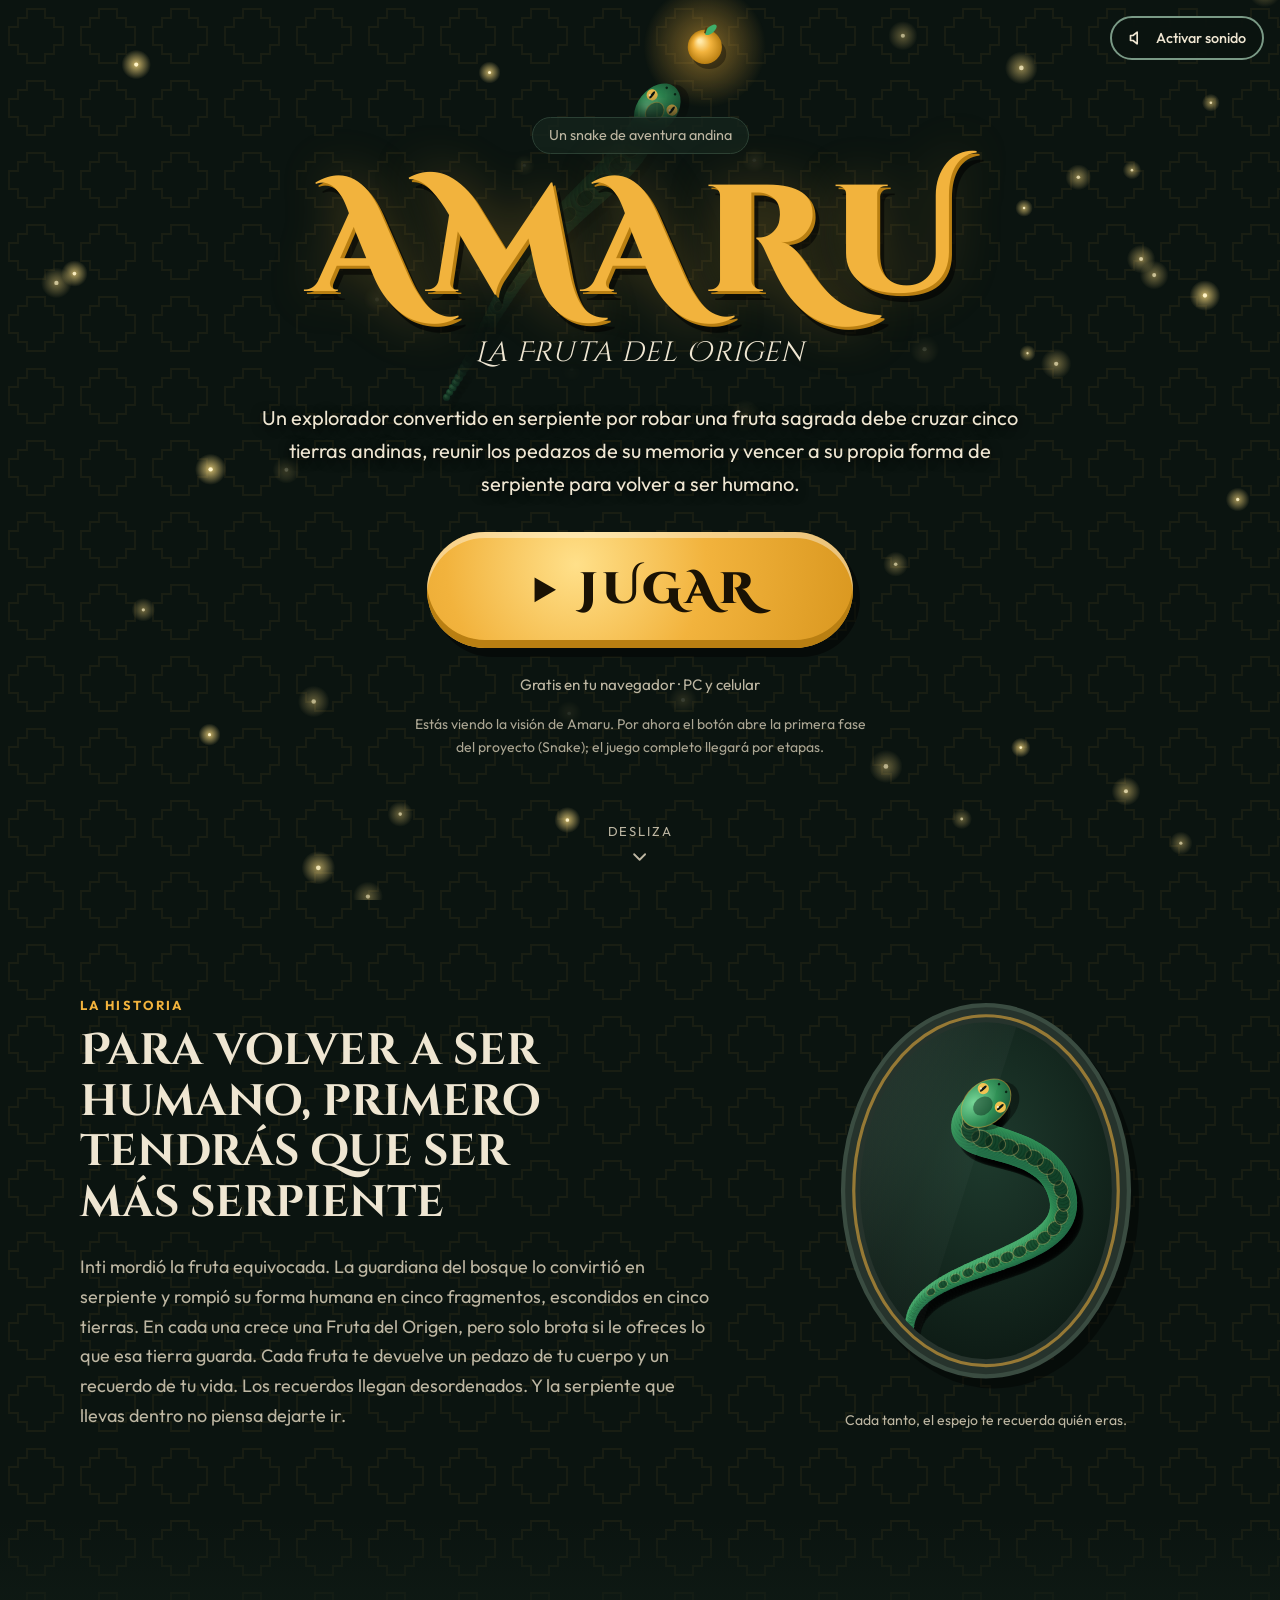
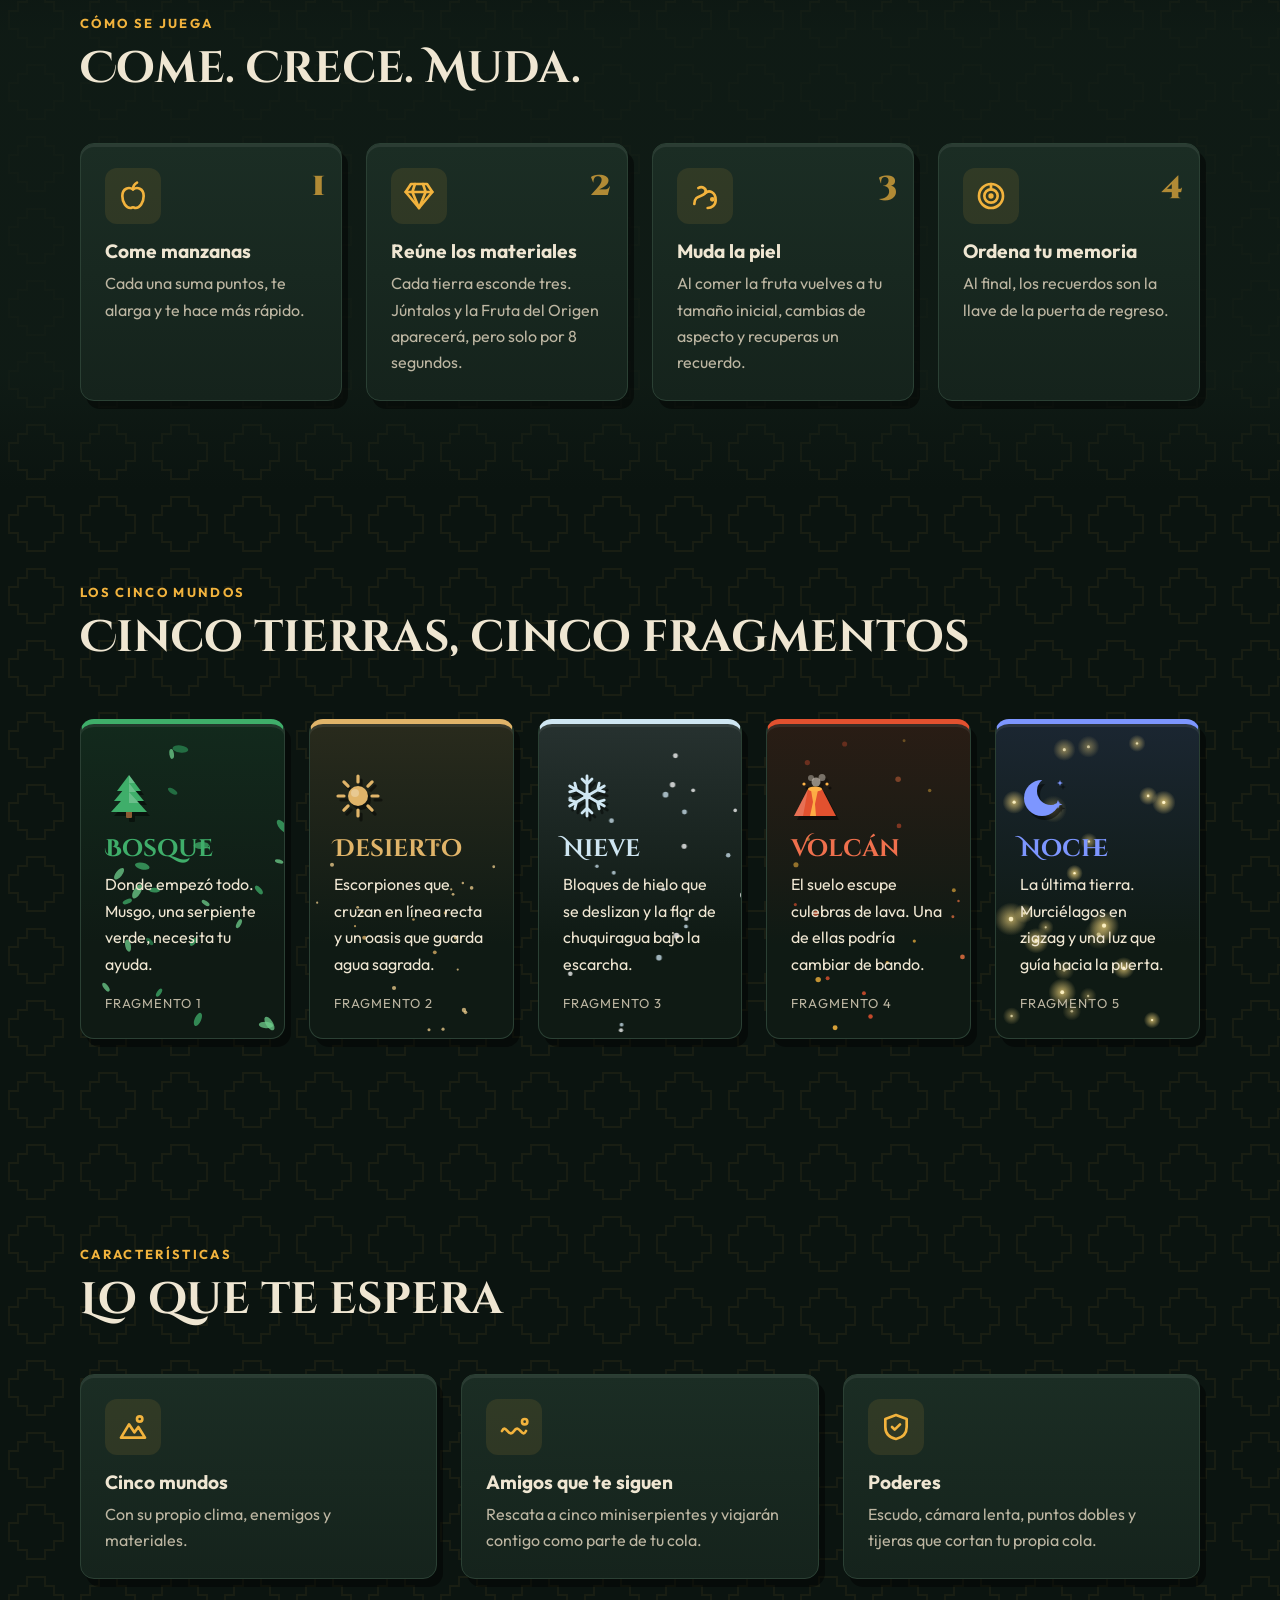
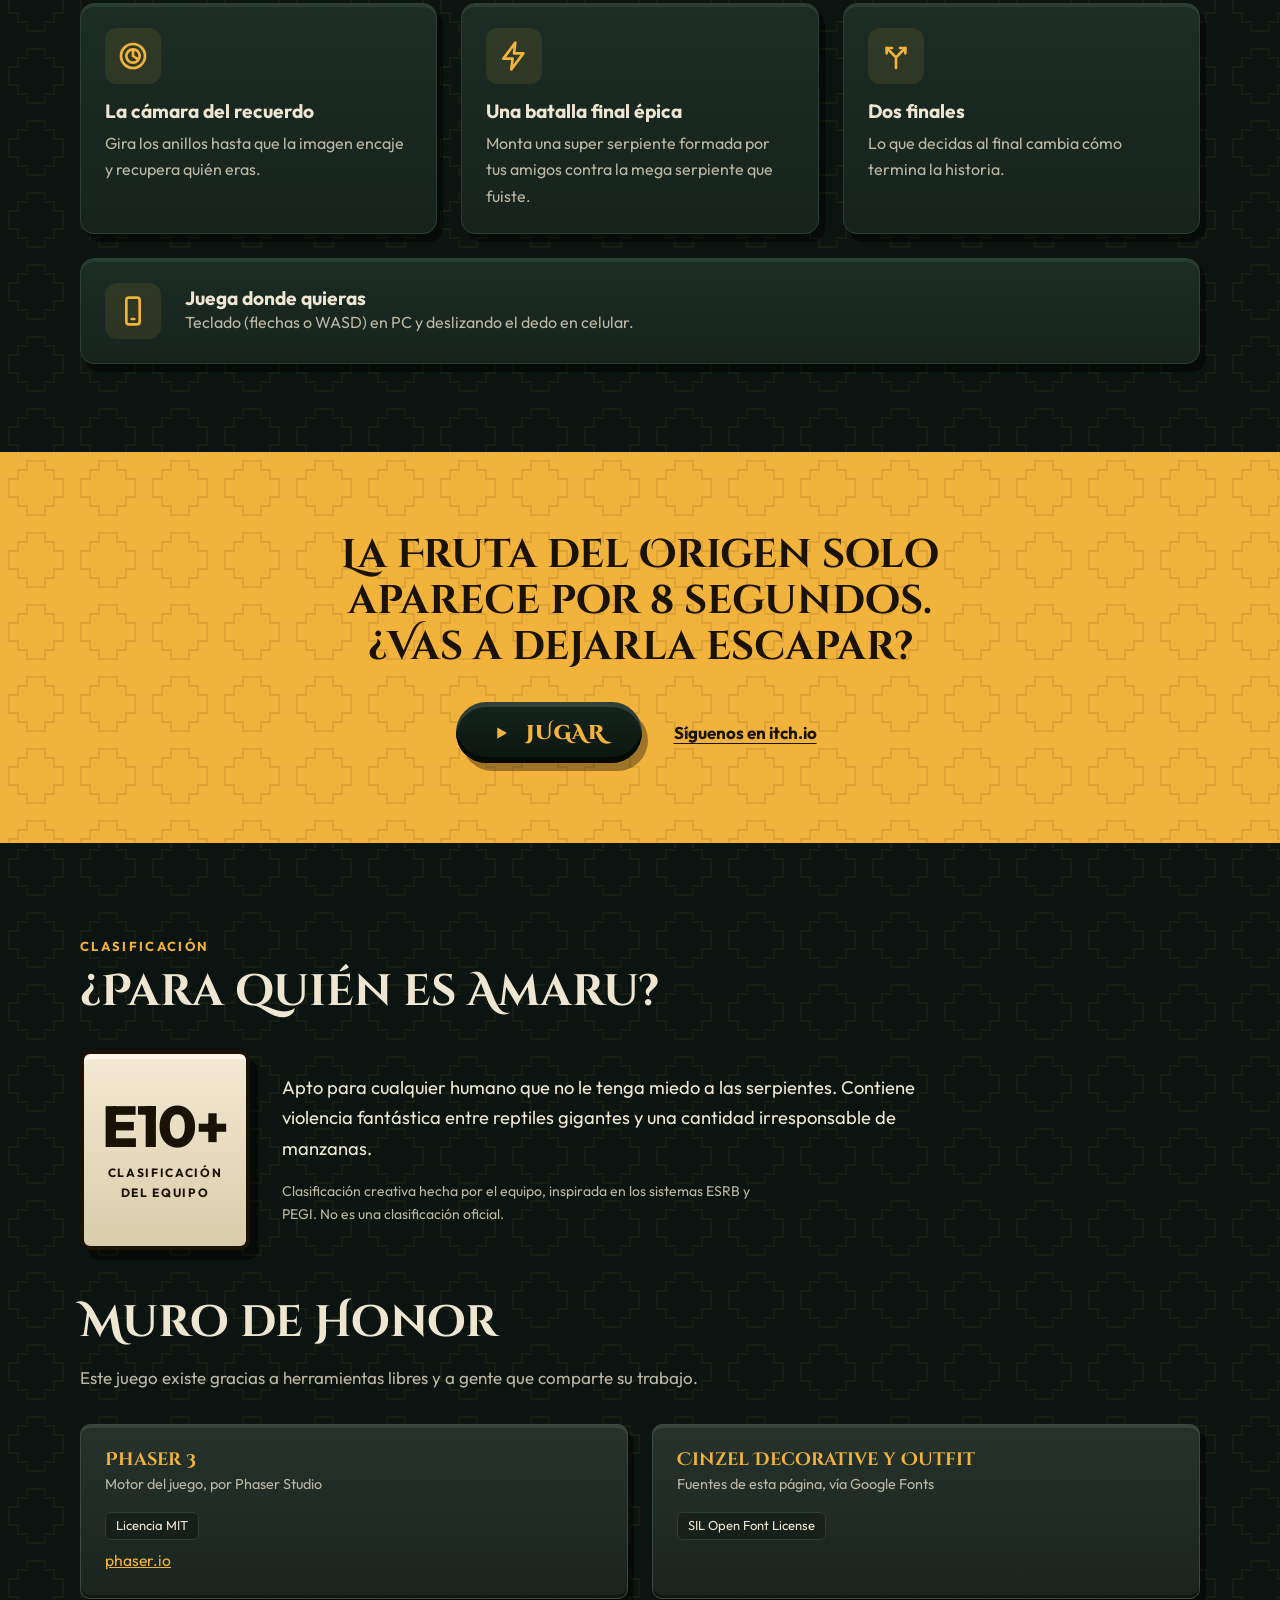
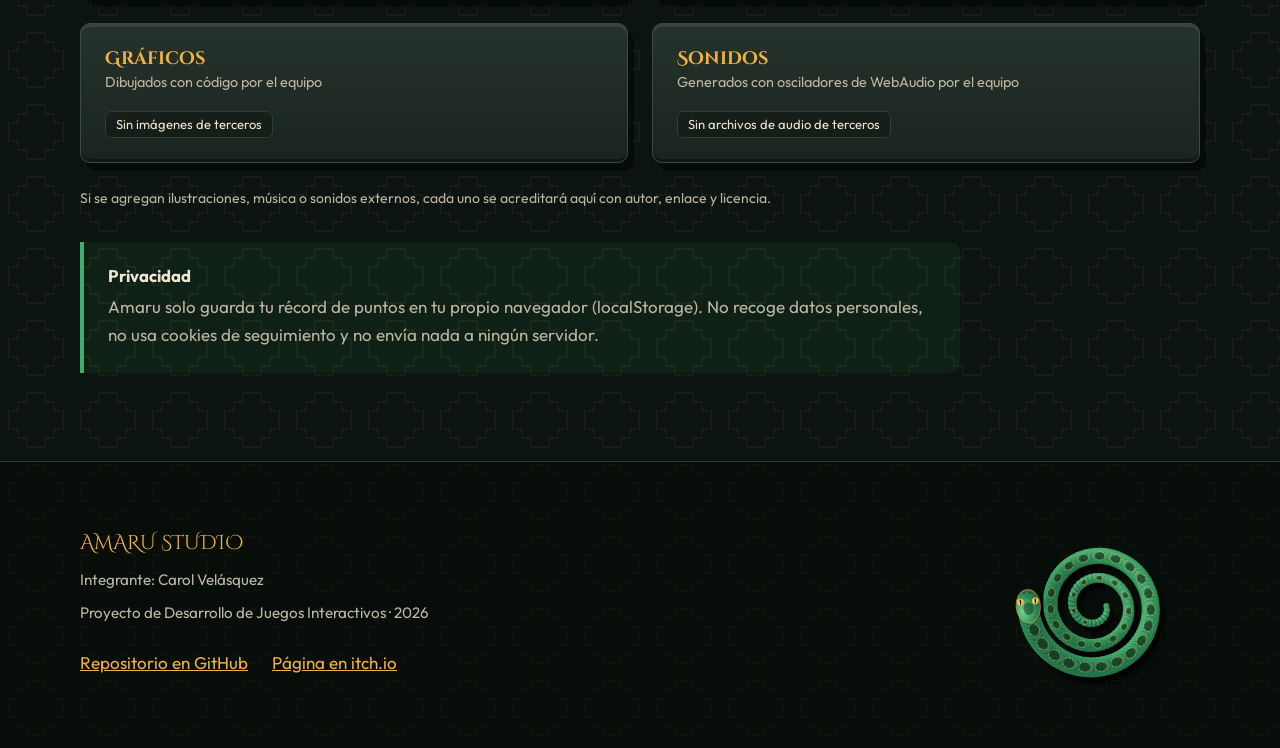
<file: index.html>
<!DOCTYPE html>
<html lang="es">
<head>
<meta charset="utf-8">
<meta name="viewport" content="width=device-width, initial-scale=1">
<title>Amaru: la Fruta del Origen</title>
<meta name="description" content="Un snake de aventura andina. Cruza cinco tierras, reúne los pedazos de tu memoria y vence a tu propia forma de serpiente.">
<meta property="og:type" content="website">
<meta property="og:title" content="Amaru: la Fruta del Origen">
<meta property="og:description" content="Un snake de aventura andina. Cruza cinco tierras, reúne los pedazos de tu memoria y vence a tu propia forma de serpiente.">
<!-- Redirección inmediata a la landing (rutas relativas para que funcione bajo usuario.github.io/nombre-repo/) -->
<meta http-equiv="refresh" content="0; url=./Landing-Amaru/">
<link rel="canonical" href="./Landing-Amaru/">
<style>
  body{margin:0;min-height:100dvh;display:grid;place-items:center;background:#0b1410;color:#efe6d2;font:1.1rem/1.6 system-ui,sans-serif;text-align:center;padding:16px}
  a{color:#f2b33d;font-weight:700}
  a:focus-visible{outline:3px solid #f2b33d;outline-offset:4px}
</style>
</head>
<body>
<p>Abriendo la página de Amaru… Si no pasa nada, <a href="./Landing-Amaru/">entra aquí</a>.</p>
<script>location.replace('./Landing-Amaru/');</script>
</body>
</html>
</file>
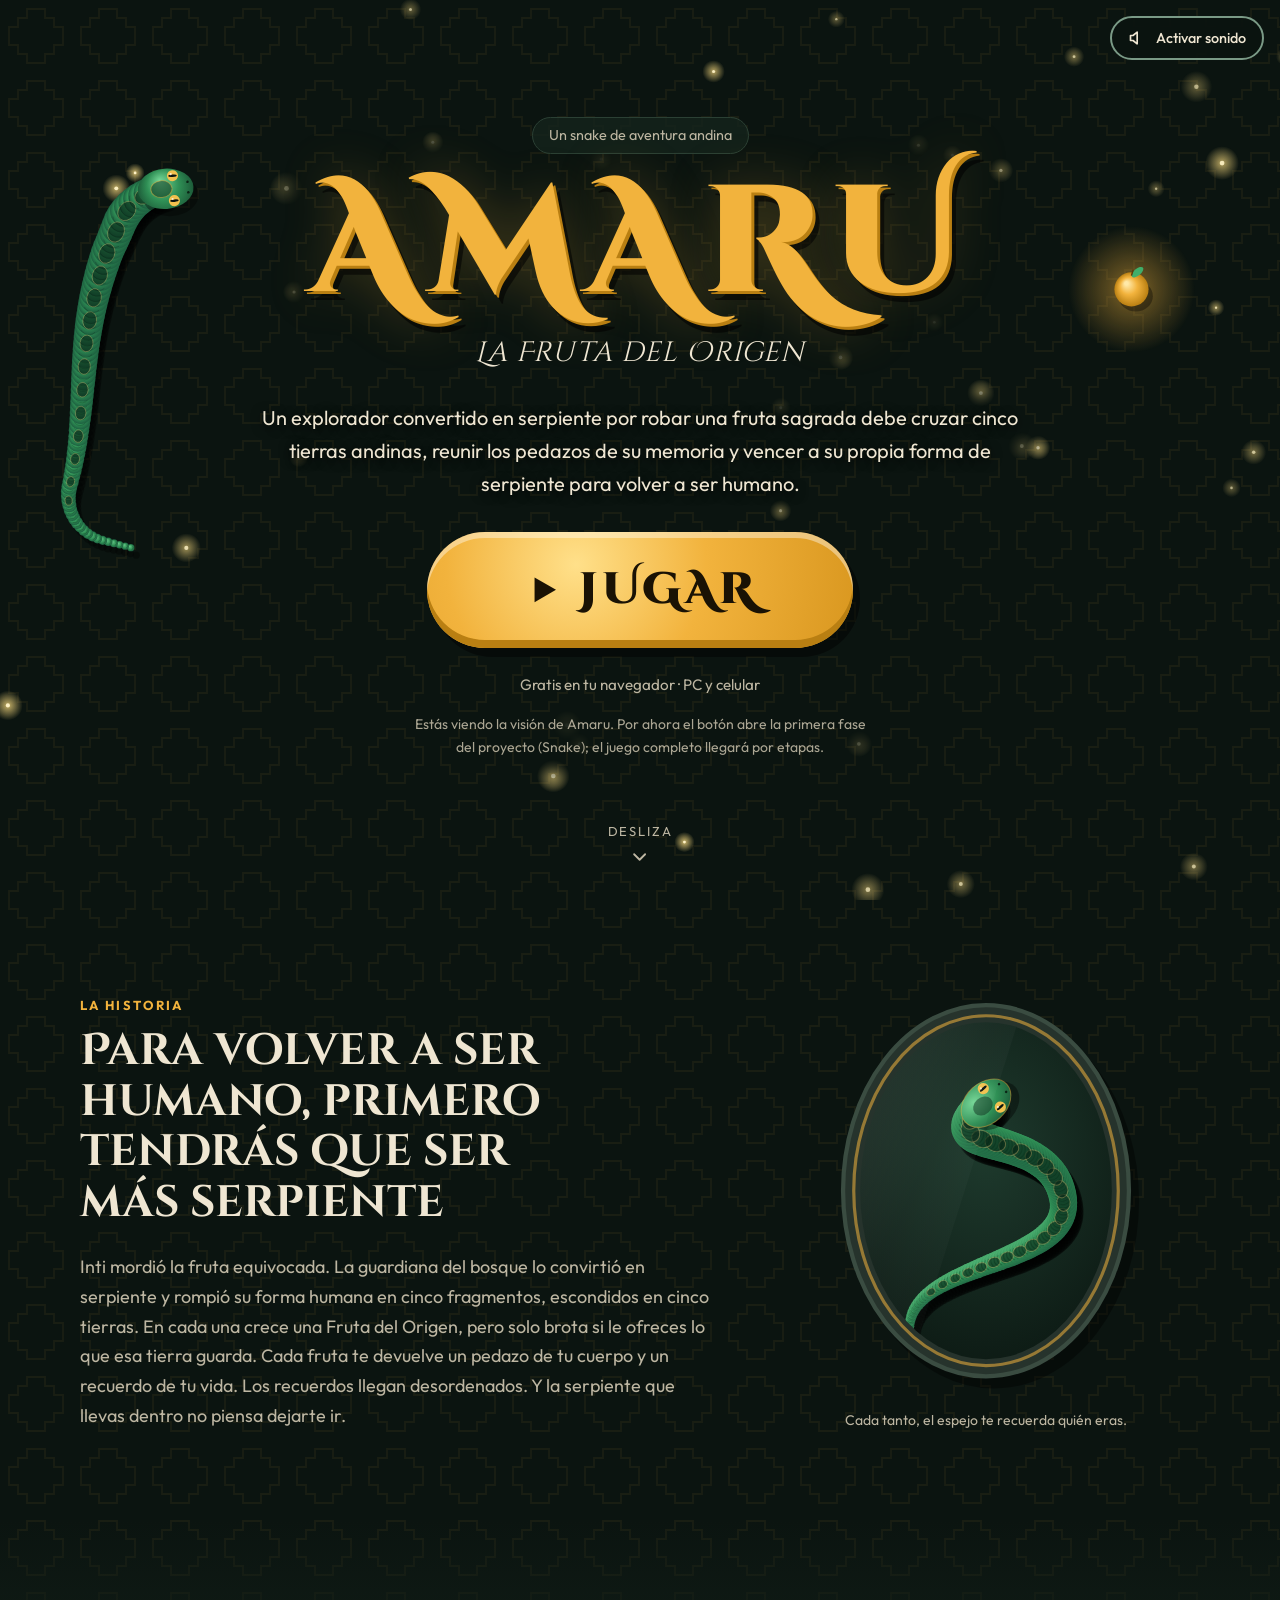
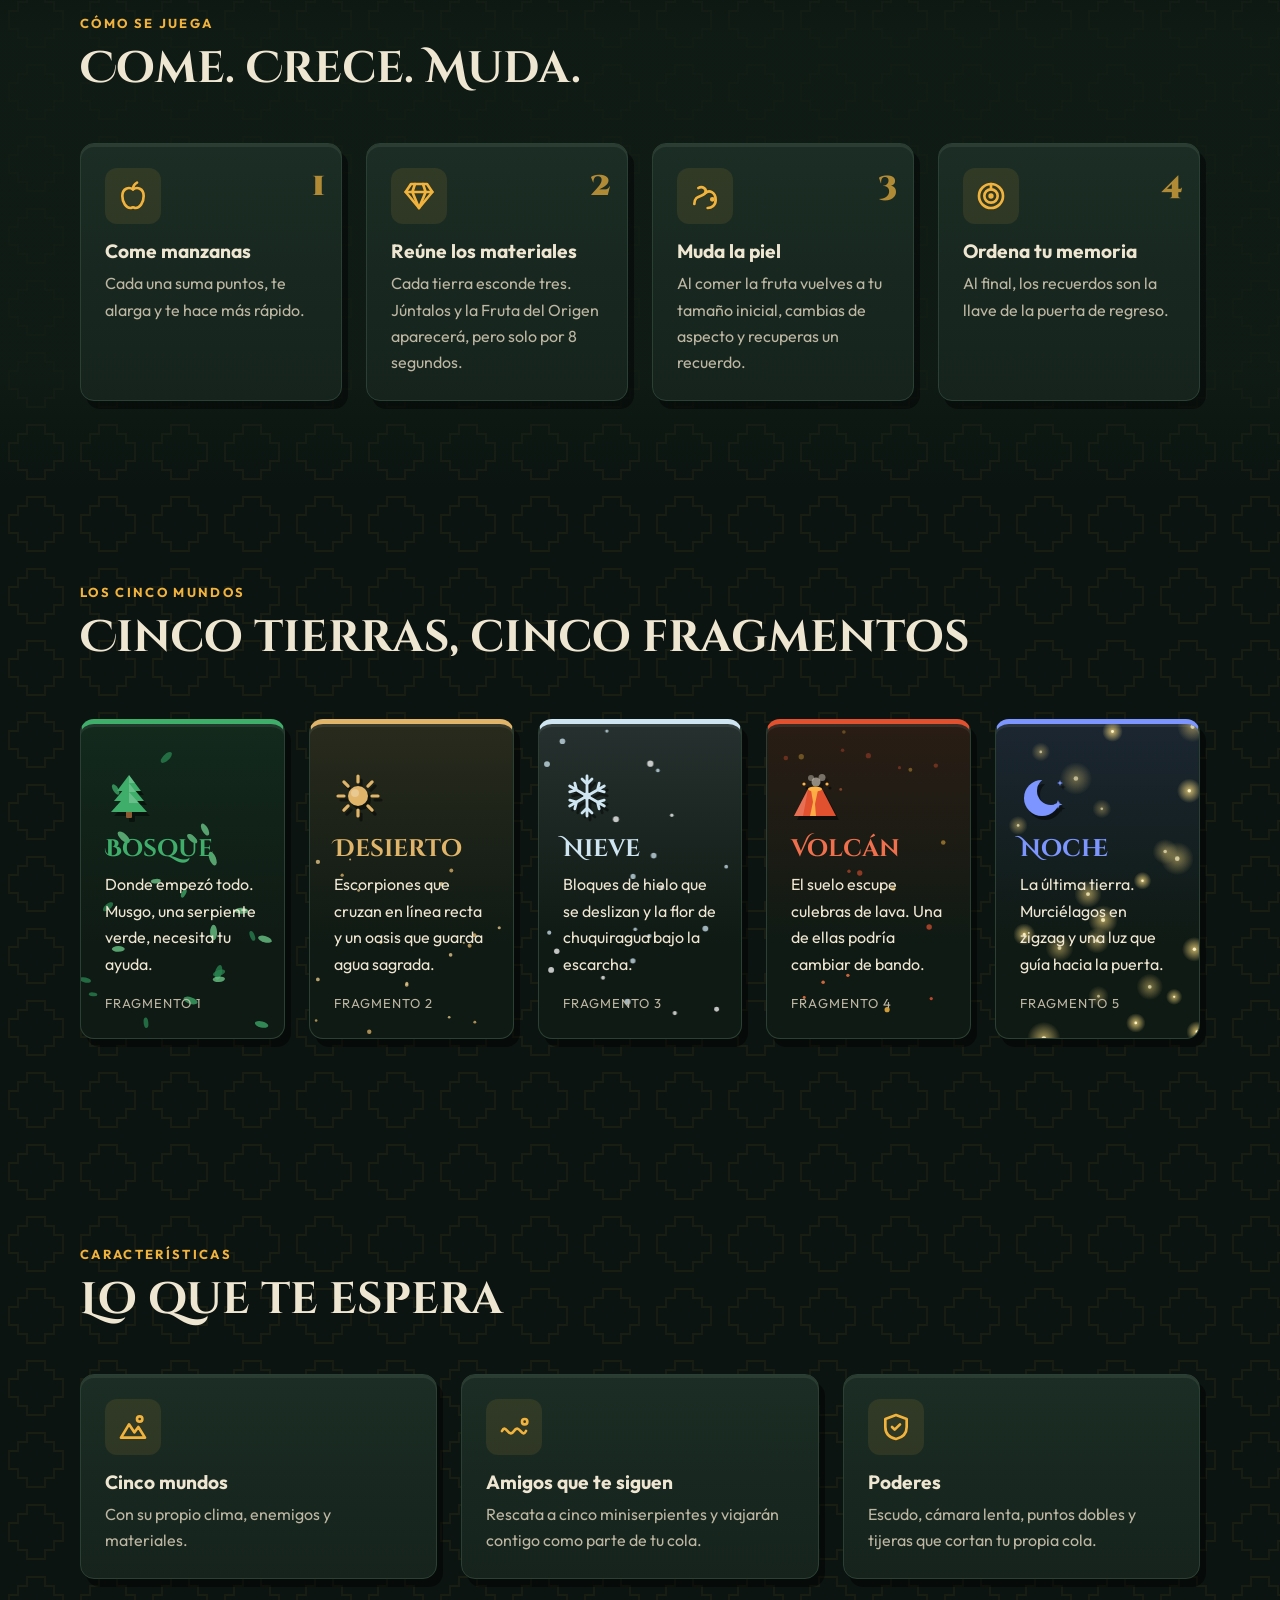
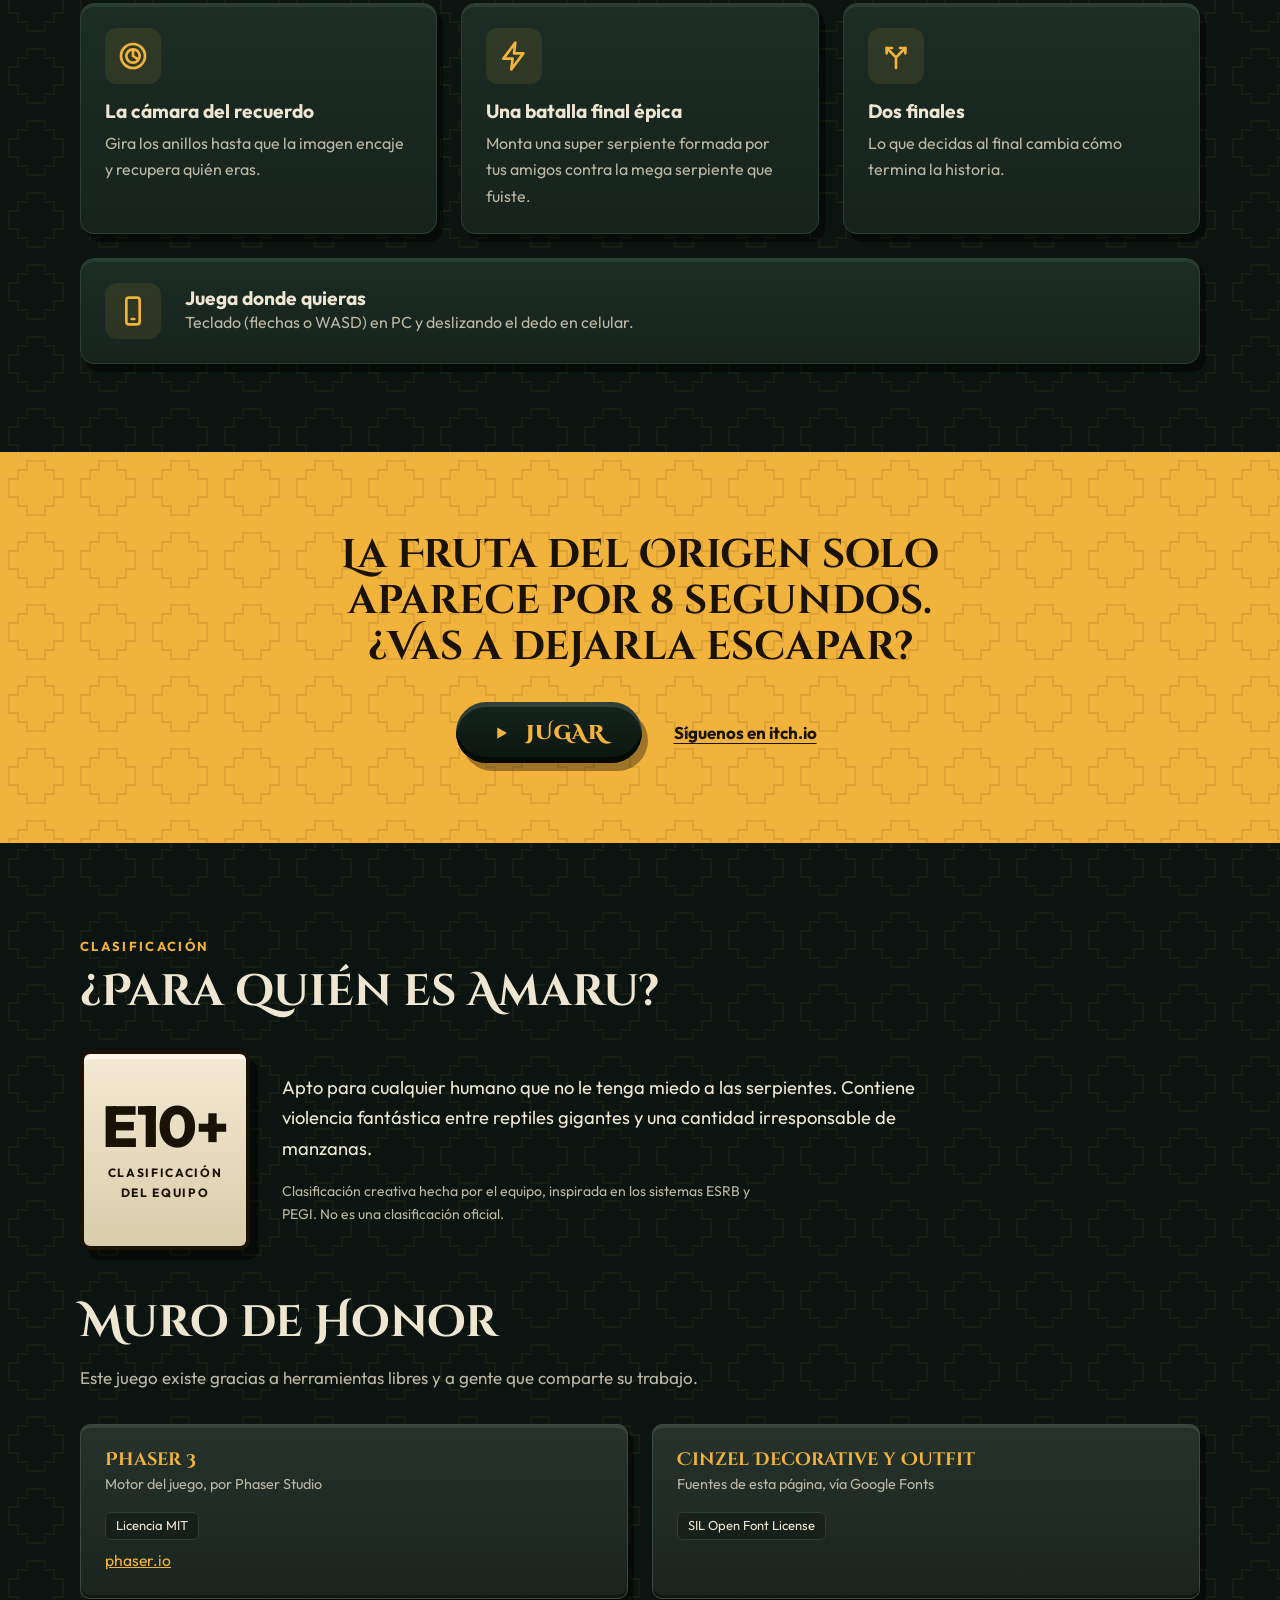
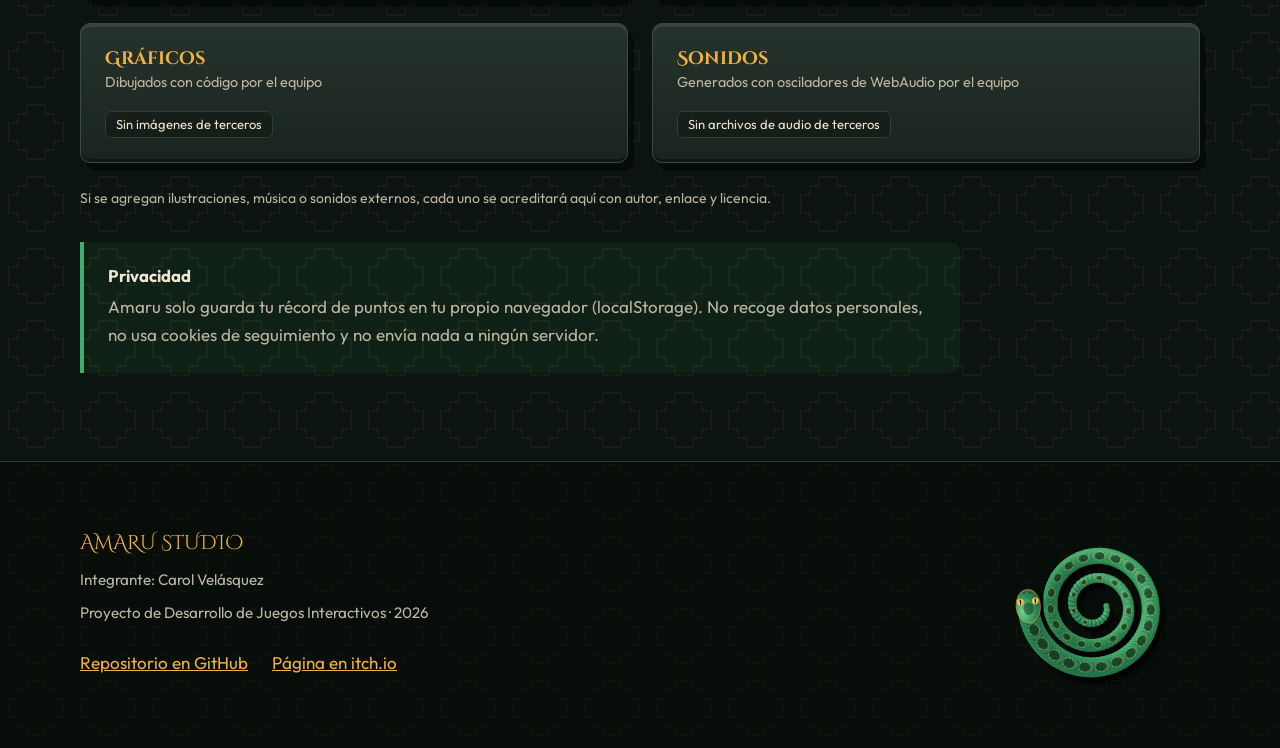
<file: Landing-Amaru/index.html>
<!DOCTYPE html>
<html lang="es">
<head>
<meta charset="utf-8">
<meta name="viewport" content="width=device-width, initial-scale=1">
<title>Amaru: la Fruta del Origen</title>
<meta name="description" content="Un explorador convertido en serpiente por robar una fruta sagrada debe cruzar cinco tierras andinas, reunir los pedazos de su memoria y volver a ser humano. Un snake de aventura andina, gratis en tu navegador.">
<meta name="theme-color" content="#0b1410">
<meta property="og:type" content="website">
<meta property="og:title" content="Amaru: la Fruta del Origen">
<meta property="og:description" content="Un snake de aventura andina. Cruza cinco tierras, reúne los pedazos de tu memoria y vence a tu propia forma de serpiente.">
<meta property="og:locale" content="es_EC">
<!-- TODO: cuando haya una captura real del juego, agregar:
<meta property="og:image" content="./img/captura.png"> -->
<link rel="icon" href="data:image/svg+xml,%3Csvg xmlns='http://www.w3.org/2000/svg' viewBox='0 0 32 32'%3E%3Crect width='32' height='32' rx='7' fill='%230b1410'/%3E%3Ccircle cx='16' cy='18' r='9' fill='%23f2b33d'/%3E%3Cpath d='M16 9c0-3 2-5 5-5 0 3-2 5-5 5z' fill='%233fae6a'/%3E%3Cpath d='M11 15c1-2 3-3 5-3' stroke='%23fff3c4' stroke-width='2' stroke-linecap='round' fill='none'/%3E%3C/svg%3E">

<link rel="preconnect" href="https://fonts.googleapis.com">
<link rel="preconnect" href="https://fonts.gstatic.com" crossorigin>
<link href="https://fonts.googleapis.com/css2?family=Cinzel+Decorative:wght@700;900&family=Outfit:wght@400;500;700&display=swap" rel="stylesheet">

<script>document.documentElement.classList.add('js');</script>

<link rel="stylesheet" href="./styles.css">
</head>
<body>
<!-- Degradados compartidos por las serpientes realistas (espejo y footer) -->
<svg width="0" height="0" style="position:absolute" aria-hidden="true" focusable="false">
  <defs>
    <radialGradient id="mscale" cx=".35" cy=".3" r=".8"><stop offset="0" stop-color="#5fc382"/><stop offset=".6" stop-color="#2f8f55"/><stop offset="1" stop-color="#1d6040"/></radialGradient>
    <radialGradient id="mhead" cx=".35" cy=".28" r=".85"><stop offset="0" stop-color="#74d695"/><stop offset=".55" stop-color="#2f8f55"/><stop offset="1" stop-color="#1b5636"/></radialGradient>
  </defs>
</svg>
<a class="skip" href="#historia">Saltar al contenido</a>

<div class="top">
  <button class="sound" id="sound" type="button" aria-pressed="false">
    <svg viewBox="0 0 24 24" fill="none" stroke="currentColor" stroke-width="2" stroke-linecap="round" stroke-linejoin="round" aria-hidden="true"><path d="M11 5 6 9H3v6h3l5 4z"/><path id="wave" d="M15.5 8.5a5 5 0 0 1 0 7M18.5 5.5a9 9 0 0 1 0 13" opacity="0"/></svg>
    <span id="soundTxt">Activar sonido</span>
  </button>
</div>

<main>
<!-- ============ HERO ============ -->
<section class="hero" id="inicio" aria-labelledby="titulo">
  <canvas id="heroCanvas" aria-hidden="true"></canvas>
  <div class="hero__inner">
    <span class="tag">Un snake de aventura andina</span>
    <h1 id="titulo">AMARU</h1>
    <p class="subtitle"><em style="font-style:italic">La Fruta del Origen</em></p>
    <p class="logline">Un explorador convertido en serpiente por robar una fruta sagrada debe cruzar cinco tierras andinas, reunir los pedazos de su memoria y vencer a su propia forma de serpiente para volver a ser humano.</p>
    <!-- TODO: cuando exista el juego final de Amaru, cambiar este destino. Hoy apunta a la primera fase (Snake). -->
    <a class="btn btn--giant" id="play" href="../Snake/index.html">
      <svg viewBox="0 0 24 24" fill="currentColor" aria-hidden="true"><path d="M7 4.5v15l13-7.5z"/></svg>
      JUGAR
    </a>
    <p class="micro">Gratis en tu navegador · PC y celular</p>
    <p class="status">Estás viendo la visión de Amaru. Por ahora el botón abre la primera fase del proyecto (Snake); el juego completo llegará por etapas.</p>
  </div>
  <a class="scroll" href="#historia" aria-label="Desplázate hacia abajo para seguir leyendo">
    <span>Desliza</span>
    <svg viewBox="0 0 24 24" fill="none" stroke="currentColor" stroke-width="2" stroke-linecap="round" stroke-linejoin="round" aria-hidden="true"><path d="m6 9 6 6 6-6"/></svg>
  </a>
</section>

<!-- ============ HISTORIA ============ -->
<section class="sec" id="historia" aria-labelledby="h-historia">
  <div class="wrap story">
    <div class="reveal">
      <span class="eyebrow">La historia</span>
      <h2 class="h2" id="h-historia">Para volver a ser humano, primero tendrás que ser más serpiente</h2>
      <p class="body">Inti mordió la fruta equivocada. La guardiana del bosque lo convirtió en serpiente y rompió su forma humana en cinco fragmentos, escondidos en cinco tierras. En cada una crece una Fruta del Origen, pero solo brota si le ofreces lo que esa tierra guarda. Cada fruta te devuelve un pedazo de tu cuerpo y un recuerdo de tu vida. Los recuerdos llegan desordenados. Y la serpiente que llevas dentro no piensa dejarte ir.</p>
    </div>
    <figure class="mirror reveal" id="mirror" style="--d:120ms;margin:0">
      <svg viewBox="0 0 300 380" role="img" aria-label="Un espejo ovalado de piedra. En él se ve una serpiente que, por turnos, se transforma en una mujer y en un hombre; sus ojos pasan de serpiente a humanos al parpadear, y luego vuelven a ser serpiente.">
        <defs>
          <clipPath id="mclip"><ellipse cx="150" cy="190" rx="118" ry="158"/></clipPath>
          <radialGradient id="mbg" cx="50%" cy="40%" r="70%"><stop offset="0" stop-color="#1e3a2d"/><stop offset="1" stop-color="#08110d"/></radialGradient>
          <linearGradient id="msheen" x1="0" y1="0" x2="1" y2="1"><stop offset="0" stop-color="#fff" stop-opacity=".12"/><stop offset=".45" stop-color="#fff" stop-opacity=".03"/><stop offset="1" stop-color="#fff" stop-opacity="0"/></linearGradient>
          <!-- máscaras radiales (óvalo): la persona nace en el centro del espejo y se expande hacia los bordes, mientras la serpiente se retira (y al revés) -->
          <radialGradient id="gH" gradientUnits="userSpaceOnUse" cx="150" cy="190" r="170" gradientTransform="translate(150 190) scale(.75 1) translate(-150 -190)"><stop id="hs0" offset="0" stop-color="#fff"/><stop id="hs1" offset="0" stop-color="#000"/></radialGradient>
          <radialGradient id="gS" gradientUnits="userSpaceOnUse" cx="150" cy="190" r="170" gradientTransform="translate(150 190) scale(.75 1) translate(-150 -190)"><stop id="ss0" offset="0" stop-color="#000"/><stop id="ss1" offset="0" stop-color="#fff"/></radialGradient>
          <filter id="ringBlur" x="-40%" y="-40%" width="180%" height="180%"><feGaussianBlur stdDeviation="7"/></filter>
          <mask id="maskH" maskUnits="userSpaceOnUse" x="0" y="0" width="300" height="380"><rect width="300" height="380" fill="url(#gH)"/></mask>
          <mask id="maskS" maskUnits="userSpaceOnUse" x="0" y="0" width="300" height="380"><rect width="300" height="380" fill="url(#gS)"/></mask>
          <filter id="warp" x="-10%" y="-10%" width="120%" height="120%">
            <feTurbulence id="warpT" type="fractalNoise" baseFrequency="0.012 0.03" numOctaves="2" seed="3" result="n"/>
            <feDisplacementMap id="warpD" in="SourceGraphic" in2="n" scale="0" xChannelSelector="R" yChannelSelector="G"/>
          </filter>
        </defs>
        <ellipse cx="150" cy="190" rx="134" ry="174" fill="#26332c" stroke="#3a4c41" stroke-width="4"/>
        <ellipse cx="150" cy="190" rx="124" ry="164" fill="none" stroke="#f2b33d" stroke-opacity=".55" stroke-width="3"/>
        <g clip-path="url(#mclip)">
          <rect width="300" height="380" fill="url(#mbg)"/>
          <g id="figs">
            <g id="snakeLayer" mask="url(#maskS)">
              <g id="mirrorSnake"><path id="mpath" d="M80 330C60 255 235 265 222 196S92 160 150 108" fill="none" stroke="none"/></g>
            </g>
            <g id="womanLayer" mask="url(#maskH)" display="none"></g>
            <g id="manLayer" mask="url(#maskH)" display="none"></g>
          </g>
          <!-- anillo dorado que viaja con el frente de la transformación -->
          <ellipse id="edge" cx="150" cy="190" rx="1" ry="1" fill="none" stroke="#f2b33d" stroke-width="20" opacity="0" filter="url(#ringBlur)" pointer-events="none"/>
          <!-- reflejo de cristal -->
          <path d="M10 20 190 0 70 380H10z" fill="url(#msheen)" pointer-events="none"/>
        </g>
      </svg>
      <figcaption>Cada tanto, el espejo te recuerda quién eras.</figcaption>
    </figure>
  </div>
</section>

<!-- ============ CÓMO SE JUEGA ============ -->
<section class="sec how" id="como-se-juega" aria-labelledby="h-como">
  <div class="wrap">
    <div class="reveal">
      <span class="eyebrow">Cómo se juega</span>
      <h2 class="h2" id="h-como">Come. Crece. Muda.</h2>
    </div>
    <ol class="steps">
      <li class="step block reveal">
        <span class="n" aria-hidden="true">1</span>
        <div class="ico"><svg viewBox="0 0 24 24" fill="none" stroke="currentColor" stroke-width="2" stroke-linecap="round" stroke-linejoin="round" aria-hidden="true"><path d="M12 7c-3-2-8-1-8 5 0 5 3 9 6 9 1 0 1.5-.5 2-.5s1 .5 2 .5c3 0 6-4 6-9 0-6-5-7-8-5z"/><path d="M12 7c0-2 1-4 3-5"/></svg></div>
        <h3>Come manzanas</h3>
        <p>Cada una suma puntos, te alarga y te hace más rápido.</p>
      </li>
      <li class="step block reveal">
        <span class="n" aria-hidden="true">2</span>
        <div class="ico"><svg viewBox="0 0 24 24" fill="none" stroke="currentColor" stroke-width="2" stroke-linecap="round" stroke-linejoin="round" aria-hidden="true"><path d="M6 3h12l4 6-10 12L2 9z"/><path d="M2 9h20M9 3 7 9l5 12 5-12-2-6"/></svg></div>
        <h3>Reúne los materiales</h3>
        <p>Cada tierra esconde tres. Júntalos y la Fruta del Origen aparecerá, pero solo por 8 segundos.</p>
      </li>
      <li class="step block reveal">
        <span class="n" aria-hidden="true">3</span>
        <div class="ico"><svg viewBox="0 0 24 24" fill="none" stroke="currentColor" stroke-width="2" stroke-linecap="round" stroke-linejoin="round" aria-hidden="true"><path d="M4 18c0-7 6-5 8-8s-2-6-5-4"/><path d="M12 10c3-3 8-1 8 5 0 4-3 6-6 6"/><circle cx="17.5" cy="14.5" r=".8" fill="currentColor"/></svg></div>
        <h3>Muda la piel</h3>
        <p>Al comer la fruta vuelves a tu tamaño inicial, cambias de aspecto y recuperas un recuerdo.</p>
      </li>
      <li class="step block reveal">
        <span class="n" aria-hidden="true">4</span>
        <div class="ico"><svg viewBox="0 0 24 24" fill="none" stroke="currentColor" stroke-width="2" stroke-linecap="round" stroke-linejoin="round" aria-hidden="true"><circle cx="12" cy="12" r="9"/><circle cx="12" cy="12" r="5"/><circle cx="12" cy="12" r="1"/><path d="M12 3v4"/></svg></div>
        <h3>Ordena tu memoria</h3>
        <p>Al final, los recuerdos son la llave de la puerta de regreso.</p>
      </li>
    </ol>
  </div>
</section>

<!-- ============ MUNDOS ============ -->
<section class="sec" id="mundos" aria-labelledby="h-mundos">
  <div class="wrap">
    <div class="reveal">
      <span class="eyebrow">Los cinco mundos</span>
      <h2 class="h2" id="h-mundos">Cinco tierras, cinco fragmentos</h2>
      <p class="hint">Desliza para ver todas las tierras →</p>
    </div>
    <div class="worlds reveal" tabindex="0" role="region" aria-label="Las cinco tierras. Desplázate horizontalmente para verlas todas.">
      <article class="world block w1">
        <canvas data-kind="leaf" aria-hidden="true"></canvas>
        <svg class="wico" viewBox="0 0 48 48" aria-hidden="true" focusable="false"><rect x="21" y="38" width="6" height="8" rx="1" fill="#8a5a33"/><path d="M24 3 36 19H12Z" fill="currentColor"/><path d="M24 11 39 29H9Z" fill="currentColor"/><path d="M24 20 42 40H6Z" fill="currentColor"/><path d="M24 3 30 11H24ZM24 11 31 20H24ZM24 20 34 31H24Z" fill="#fff" fill-opacity=".22"/></svg>
        <h3>Bosque</h3>
        <p>Donde empezó todo. Musgo, una serpiente verde, necesita tu ayuda.</p>
        <span class="part">Fragmento 1</span>
      </article>
      <article class="world block w2">
        <canvas data-kind="sand" aria-hidden="true"></canvas>
        <svg class="wico" viewBox="0 0 48 48" aria-hidden="true" focusable="false"><path d="M38 24h6M33.9 33.9l4.2 4.2M24 38v6M14.1 33.9l-4.2 4.2M10 24H4M14.1 14.1 9.9 9.9M24 10V4M33.9 14.1l4.2-4.2" fill="none" stroke="currentColor" stroke-width="3.2" stroke-linecap="round"/><circle cx="24" cy="24" r="10" fill="currentColor"/><circle cx="21" cy="21" r="4" fill="#fff" fill-opacity=".28"/></svg>
        <h3>Desierto</h3>
        <p>Escorpiones que cruzan en línea recta y un oasis que guarda agua sagrada.</p>
        <span class="part">Fragmento 2</span>
      </article>
      <article class="world block w3">
        <canvas data-kind="snow" aria-hidden="true"></canvas>
        <svg class="wico" viewBox="0 0 48 48" aria-hidden="true" focusable="false"><g fill="none" stroke="currentColor" stroke-width="2.8" stroke-linecap="round"><path d="M24 4V44M24 12 19 7M24 12 29 7M24 36 19 41M24 36 29 41"/><path transform="rotate(60 24 24)" d="M24 4V44M24 12 19 7M24 12 29 7M24 36 19 41M24 36 29 41"/><path transform="rotate(120 24 24)" d="M24 4V44M24 12 19 7M24 12 29 7M24 36 19 41M24 36 29 41"/></g><circle cx="24" cy="24" r="3.6" fill="currentColor"/></svg>
        <h3>Nieve</h3>
        <p>Bloques de hielo que se deslizan y la flor de chuquiragua bajo la escarcha.</p>
        <span class="part">Fragmento 3</span>
      </article>
      <article class="world block w4">
        <canvas data-kind="ember" aria-hidden="true"></canvas>
        <svg class="wico" viewBox="0 0 48 48" aria-hidden="true" focusable="false"><circle cx="25" cy="10" r="4.5" fill="#cfc8bb" fill-opacity=".65"/><circle cx="31" cy="5.5" r="3.5" fill="#cfc8bb" fill-opacity=".5"/><circle cx="20" cy="6" r="3" fill="#cfc8bb" fill-opacity=".45"/><path d="M3 44 17 17H31L45 44Z" fill="currentColor"/><path d="M17 17 3 44H12Z" fill="#fff" fill-opacity=".18"/><ellipse cx="24" cy="17" rx="7" ry="2.6" fill="#ffb347"/><path d="M20 18 22 30 19 44H25L24 32 27 18Z" fill="#ffb347" fill-opacity=".92"/><circle cx="36" cy="12" r="1.6" fill="#ffb347"/><circle cx="13" cy="12" r="1.6" fill="#ffb347"/></svg>
        <h3>Volcán</h3>
        <p>El suelo escupe culebras de lava. Una de ellas podría cambiar de bando.</p>
        <span class="part">Fragmento 4</span>
      </article>
      <article class="world block w5">
        <canvas data-kind="firefly" aria-hidden="true"></canvas>
        <svg class="wico" viewBox="0 0 48 48" aria-hidden="true" focusable="false"><defs><mask id="moonMask"><rect width="48" height="48" fill="#fff"/><circle cx="31" cy="19" r="14" fill="#000"/></mask></defs><circle cx="22" cy="26" r="18" fill="currentColor" mask="url(#moonMask)"/><path d="M38 28 39.2 31.2 42.4 32.4 39.2 33.6 38 36.8 36.8 33.6 33.6 32.4 36.8 31.2ZM40 8 40.8 10.2 43 11 40.8 11.8 40 14 39.2 11.8 37 11 39.2 10.2Z" fill="currentColor"/></svg>
        <h3>Noche</h3>
        <p>La última tierra. Murciélagos en zigzag y una luz que guía hacia la puerta.</p>
        <span class="part">Fragmento 5</span>
      </article>
    </div>
  </div>
</section>

<!-- ============ CARACTERÍSTICAS ============ -->
<section class="sec" id="caracteristicas" aria-labelledby="h-feats">
  <div class="wrap">
    <div class="reveal">
      <span class="eyebrow">Características</span>
      <h2 class="h2" id="h-feats">Lo que te espera</h2>
    </div>
    <div class="feats">
      <article class="feat block reveal">
        <div class="ico"><svg viewBox="0 0 24 24" fill="none" stroke="currentColor" stroke-width="2" stroke-linecap="round" stroke-linejoin="round" aria-hidden="true"><path d="m3 20 6-10 4 6 3-4 5 8z"/><circle cx="17" cy="6" r="2"/></svg></div>
        <h3>Cinco mundos</h3><p>Con su propio clima, enemigos y materiales.</p>
      </article>
      <article class="feat block reveal">
        <div class="ico"><svg viewBox="0 0 24 24" fill="none" stroke="currentColor" stroke-width="2" stroke-linecap="round" stroke-linejoin="round" aria-hidden="true"><path d="M3 15c3-6 5 6 9 0s6 6 9 0"/><circle cx="20" cy="8" r="2"/></svg></div>
        <h3>Amigos que te siguen</h3><p>Rescata a cinco miniserpientes y viajarán contigo como parte de tu cola.</p>
      </article>
      <article class="feat block reveal">
        <div class="ico"><svg viewBox="0 0 24 24" fill="none" stroke="currentColor" stroke-width="2" stroke-linecap="round" stroke-linejoin="round" aria-hidden="true"><path d="M12 3 4 6v6c0 5 3.5 8 8 9 4.5-1 8-4 8-9V6z"/><path d="m9 12 2 2 4-4"/></svg></div>
        <h3>Poderes</h3><p>Escudo, cámara lenta, puntos dobles y tijeras que cortan tu propia cola.</p>
      </article>
      <article class="feat block reveal">
        <div class="ico"><svg viewBox="0 0 24 24" fill="none" stroke="currentColor" stroke-width="2" stroke-linecap="round" stroke-linejoin="round" aria-hidden="true"><circle cx="12" cy="12" r="9"/><circle cx="12" cy="12" r="5"/><path d="M12 7v5l3 2"/></svg></div>
        <h3>La cámara del recuerdo</h3><p>Gira los anillos hasta que la imagen encaje y recupera quién eras.</p>
      </article>
      <article class="feat block reveal">
        <div class="ico"><svg viewBox="0 0 24 24" fill="none" stroke="currentColor" stroke-width="2" stroke-linecap="round" stroke-linejoin="round" aria-hidden="true"><path d="M13 2 4 14h7l-1 8 9-12h-7z"/></svg></div>
        <h3>Una batalla final épica</h3><p>Monta una super serpiente formada por tus amigos contra la mega serpiente que fuiste.</p>
      </article>
      <article class="feat block reveal">
        <div class="ico"><svg viewBox="0 0 24 24" fill="none" stroke="currentColor" stroke-width="2" stroke-linecap="round" stroke-linejoin="round" aria-hidden="true"><path d="M12 21v-8M12 13 5 6M12 13l7-7"/><path d="M5 10V6h4M19 10V6h-4"/></svg></div>
        <h3>Dos finales</h3><p>Lo que decidas al final cambia cómo termina la historia.</p>
      </article>
      <article class="feat feat--wide block reveal">
        <div class="ico"><svg viewBox="0 0 24 24" fill="none" stroke="currentColor" stroke-width="2" stroke-linecap="round" stroke-linejoin="round" aria-hidden="true"><rect x="7" y="2" width="10" height="20" rx="2"/><path d="M11 18h2"/></svg></div>
        <h3>Juega donde quieras</h3><p>Teclado (flechas o WASD) en PC y deslizando el dedo en celular.</p>
      </article>
    </div>
  </div>
</section>

<!-- ============ BANDA CTA ============ -->
<section class="cta" aria-labelledby="h-cta">
  <div class="wrap reveal">
    <h2 id="h-cta">La Fruta del Origen solo aparece por 8 segundos. ¿Vas a dejarla escapar?</h2>
    <div class="row">
      <a class="btn btn--dark" href="../Snake/index.html">
        <svg viewBox="0 0 24 24" fill="currentColor" aria-hidden="true"><path d="M7 4.5v15l13-7.5z"/></svg>
        JUGAR
      </a>
      <a class="link" href="https://abi-cvc.itch.io/amaru" target="_blank" rel="noopener">Síguenos en itch.io</a>
    </div>
  </div>
</section>

<!-- ============ LEGAL ============ -->
<section class="sec" id="legal" aria-labelledby="h-clas">
  <div class="wrap">
    <div class="reveal">
      <span class="eyebrow">Clasificación</span>
      <h2 class="h2" id="h-clas">¿Para quién es Amaru?</h2>
      <div class="rating">
        <div class="rbox" role="img" aria-label="Clasificación creativa E10+"><strong>E10+</strong><span>Clasificación del equipo</span></div>
        <div>
          <p class="main">Apto para cualquier humano que no le tenga miedo a las serpientes. Contiene violencia fantástica entre reptiles gigantes y una cantidad irresponsable de manzanas.</p>
          <p class="small">Clasificación creativa hecha por el equipo, inspirada en los sistemas ESRB y PEGI. No es una clasificación oficial.</p>
        </div>
      </div>
    </div>

    <div class="wall" id="honor">
      <div class="reveal">
        <h2 class="h2" id="h-honor">Muro de Honor</h2>
        <p class="lead" style="margin-top:var(--s3)">Este juego existe gracias a herramientas libres y a gente que comparte su trabajo.</p>
      </div>
      <div class="plaques">
        <article class="plaque reveal">
          <h3>Phaser 3</h3>
          <p class="by">Motor del juego, por Phaser Studio</p>
          <span class="lic">Licencia MIT</span>
          <p><a href="https://phaser.io" target="_blank" rel="noopener">phaser.io</a></p>
        </article>
        <article class="plaque reveal" style="--d:80ms">
          <h3>Cinzel Decorative y Outfit</h3>
          <p class="by">Fuentes de esta página, vía Google Fonts</p>
          <span class="lic">SIL Open Font License</span>
        </article>
        <article class="plaque reveal" style="--d:160ms">
          <h3>Gráficos</h3>
          <p class="by">Dibujados con código por el equipo</p>
          <span class="lic">Sin imágenes de terceros</span>
        </article>
        <article class="plaque reveal" style="--d:240ms">
          <h3>Sonidos</h3>
          <p class="by">Generados con osciladores de WebAudio por el equipo</p>
          <span class="lic">Sin archivos de audio de terceros</span>
        </article>
      </div>
      <p class="hint reveal" style="display:block;margin-top:var(--s4)">Si se agregan ilustraciones, música o sonidos externos, cada uno se acreditará aquí con autor, enlace y licencia.</p>

      <div class="priv reveal">
        <h3>Privacidad</h3>
        <p>Amaru solo guarda tu récord de puntos en tu propio navegador (localStorage). No recoge datos personales, no usa cookies de seguimiento y no envía nada a ningún servidor.</p>
      </div>
    </div>
  </div>
</section>
</main>

<!-- ============ FOOTER ============ -->
<footer>
  <div class="wrap foot">
    <div>
      <!-- TODO: poner el nombre real del estudio y de los integrantes -->
      <p class="studio" style="margin:0">AMARU STUDIO</p>
      <p>Integrante: Carol Velásquez</p>
      <p>Proyecto de Desarrollo de Juegos Interactivos · 2026</p>
      <ul>
        <li><a href="https://github.com/2026B-sof-jueg-gr1/VELASQUEZ-CANDO-CAROL-ABIGAIL-jueg-gr3" target="_blank" rel="noopener">Repositorio en GitHub</a></li>
        <li><a href="https://abi-cvc.itch.io/amaru" target="_blank" rel="noopener">Página en itch.io</a></li>
      </ul>
    </div>
    <svg class="coil" id="coil" viewBox="-18 -10 166 150" role="img" aria-label="Una serpiente que se enrolla sobre sí misma"></svg>
  </div>
</footer>

<script>
(() => {
'use strict';

/* ---------- Utilidades ---------- */
const RM = matchMedia('(prefers-reduced-motion: reduce)');
let reduced = RM.matches;
const systems = [];
const $ = (s, r = document) => r.querySelector(s);
const $$ = (s, r = document) => [...r.querySelectorAll(s)];
const rand = (a, b) => a + Math.random() * (b - a);

function shade(hex, amt){ // amt -1..1
  const n = parseInt(hex.slice(1), 16);
  let r = n >> 16, g = (n >> 8) & 255, b = n & 255;
  const f = amt < 0 ? 0 : 255, p = Math.abs(amt);
  r = Math.round((f - r) * p + r); g = Math.round((f - g) * p + g); b = Math.round((f - b) * p + b);
  return `rgb(${r},${g},${b})`;
}
// Bloque con relieve: sombra abajo-derecha, lado oscuro, cara superior y franja de luz
function drawBlock(ctx, x, y, s, color){
  ctx.fillStyle = 'rgba(0,0,0,.38)'; ctx.fillRect(x + s*.14, y + s*.16, s, s);
  ctx.fillStyle = shade(color, -.4);  ctx.fillRect(x, y, s, s);
  ctx.fillStyle = color;              ctx.fillRect(x, y, s*.88, s*.84);
  ctx.fillStyle = 'rgba(255,255,255,.3)'; ctx.fillRect(x, y, s*.88, s*.17);
}

/* Registro de lienzos animados */
function setupCanvas(canvas, sys){
  const parent = canvas.parentElement;
  sys.canvas = canvas; sys.ctx = canvas.getContext('2d'); sys.visible = true;
  const resize = () => {
    const dpr = Math.min(window.devicePixelRatio || 1, 2);
    sys.w = parent.clientWidth; sys.h = parent.clientHeight;
    canvas.width = sys.w * dpr; canvas.height = sys.h * dpr;
    sys.ctx.setTransform(dpr, 0, 0, dpr, 0, 0);
    sys.init(); sys.draw();
  };
  new ResizeObserver(resize).observe(parent);
  new IntersectionObserver(es => { sys.visible = es[0].isIntersecting; }, { rootMargin: '80px' }).observe(canvas);
  systems.push(sys);
  resize();
}

let last = performance.now();
function loop(now){
  const dt = Math.min(now - last, 50); last = now;
  if (!reduced) for (const s of systems){ if (s.visible){ s.update(dt); s.draw(); } }
  requestAnimationFrame(loop);
}
requestAnimationFrame(loop);
RM.addEventListener('change', e => { reduced = e.matches; systems.forEach(s => { s.init(); s.draw(); }); });

/* ---------- Partículas ---------- */
function particleSystem(kind, count, colors){
  let ps = [];
  const spawn = (p, first) => {
    const w = sys.w, h = sys.h;
    p.c = colors[(Math.random() * colors.length) | 0];
    p.ph = rand(0, 6.28); p.rot = rand(0, 6.28); p.life = 1;
    switch (kind){
      case 'leaf':  p.x = rand(0, w); p.y = first ? rand(0, h) : -12; p.vx = 0; p.vy = rand(.025, .06); p.s = rand(4, 8); break;
      case 'sand':  p.x = first ? rand(0, w) : -6; p.y = rand(h*.35, h); p.vx = rand(.08, .2); p.vy = 0; p.s = rand(1, 2.2); break;
      case 'snow':  p.x = rand(0, w); p.y = first ? rand(0, h) : -6; p.vx = 0; p.vy = rand(.02, .05); p.s = rand(1.5, 3.2); break;
      case 'ember': p.x = rand(0, w); p.y = first ? rand(0, h) : h + 6; p.vx = 0; p.vy = -rand(.03, .08); p.s = rand(1.2, 2.8); break;
      default:      p.x = rand(0, w); p.y = rand(0, h); p.vx = rand(-.01, .01); p.vy = rand(-.012, .012); p.s = rand(1.6, 3.4);
    }
  };
  const sys = {
    init(){ ps = Array.from({ length: count }, () => { const p = {}; spawn(p, true); return p; }); },
    update(dt){
      for (const p of ps){
        p.ph += dt * .0016;
        if (kind === 'leaf'){ p.x += Math.sin(p.ph * 2) * .4 * (dt/16); p.y += p.vy * dt; p.rot += dt * .002; }
        else if (kind === 'sand'){ p.x += p.vx * dt; p.y += Math.sin(p.ph * 3) * .15; }
        else if (kind === 'snow'){ p.x += Math.sin(p.ph * 1.5) * .25 * (dt/16); p.y += p.vy * dt; }
        else if (kind === 'ember'){ p.x += Math.sin(p.ph * 2.5) * .3 * (dt/16); p.y += p.vy * dt; p.life = Math.max(0, p.y / sys.h); }
        else { p.x += p.vx * dt + Math.sin(p.ph) * .12; p.y += p.vy * dt + Math.cos(p.ph * 1.3) * .1; }
        if (p.y > sys.h + 14 || p.x > sys.w + 8 || p.y < -14 && kind === 'ember') spawn(p, false);
        if (p.x < -14 && kind !== 'sand') p.x = sys.w + 6;
        if (p.x > sys.w + 14 && kind !== 'sand') p.x = -6;
        if (kind === 'firefly'){ if (p.y < -10) p.y = sys.h + 6; if (p.y > sys.h + 10) p.y = -6; }
      }
    },
    draw(){
      const c = sys.ctx; c.clearRect(0, 0, sys.w, sys.h);
      for (const p of ps){
        if (kind === 'leaf'){
          c.save(); c.translate(p.x, p.y); c.rotate(p.rot); c.fillStyle = p.c; c.globalAlpha = .75;
          c.beginPath(); c.ellipse(0, 0, p.s, p.s * .45, 0, 0, 6.28); c.fill(); c.restore();
        } else if (kind === 'firefly'){
          const a = .35 + .45 * (.5 + .5 * Math.sin(p.ph * 1.6));
          const g = c.createRadialGradient(p.x, p.y, 0, p.x, p.y, p.s * 5);
          g.addColorStop(0, `rgba(255,224,130,${a})`); g.addColorStop(1, 'rgba(255,224,130,0)');
          c.fillStyle = g; c.beginPath(); c.arc(p.x, p.y, p.s * 5, 0, 6.28); c.fill();
          c.fillStyle = `rgba(255,244,200,${Math.min(1, a + .2)})`; c.beginPath(); c.arc(p.x, p.y, p.s * .7, 0, 6.28); c.fill();
        } else {
          c.globalAlpha = kind === 'ember' ? .3 + .6 * p.life : .75;
          c.fillStyle = p.c; c.beginPath(); c.arc(p.x, p.y, p.s, 0, 6.28); c.fill();
        }
      }
      c.globalAlpha = 1;
    }
  };
  return sys;
}

const palettes = {
  leaf: ['#3fae6a', '#6fcf8c', '#2a8650'],
  sand: ['#e0b469', '#f0cf8d'],
  snow: ['#cfe6f2', '#ffffff'],
  ember: ['#e2512f', '#f2b33d', '#ff7a45'],
  firefly: ['#ffe082']
};
$$('.world canvas').forEach(cv => {
  const kind = cv.dataset.kind;
  setupCanvas(cv, particleSystem(kind, 22, palettes[kind]));
});

/* ---------- Hero: luciérnagas + serpiente ---------- */
const hero = $('#heroCanvas');
const flies = particleSystem('firefly', 46, palettes.firefly);
const snakeSys = (() => {
  // Serpiente realista: cuerpo continuo que sigue el rastro de la cabeza, con ondulación, escamas y lengua
  const TAU = Math.PI * 2;
  let R, speed, turn, L, Lmax, pts, hx, hy, ang, fruit, t = 0;
  const angDiff = (a, b) => Math.atan2(Math.sin(b - a), Math.cos(b - a));

  function placeFruit(){
    const hr = hero.parentElement.getBoundingClientRect(), r = $('.hero__inner').getBoundingClientRect();
    const box = { l: r.left - hr.left - 24, r: r.right - hr.left + 24, t: r.top - hr.top - 12, b: r.bottom - hr.top + 12 };
    for (let i = 0; i < 50; i++){
      const x = rand(46, sys.w - 46), y = rand(46, sys.h - 90);
      const inside = x > box.l && x < box.r && y > box.t && y < box.b;
      if (!inside && Math.hypot(x - hx, y - hy) > 160){ fruit = { x, y }; return; }
    }
    fruit = { x: rand(46, sys.w - 46), y: rand(46, sys.h - 90) };
  }

  function move(dt){
    const dx = fruit.x - hx, dy = fruit.y - hy, m = 36;
    let want = Math.atan2(dy, dx);
    if (hx < m || hx > sys.w - m || hy < m || hy > sys.h - m) want = Math.atan2(sys.h / 2 - hy, sys.w / 2 - hx);
    const maxTurn = turn * dt / 1000, d = angDiff(ang, want);
    ang += Math.max(-maxTurn, Math.min(maxTurn, d));
    hx += Math.cos(ang) * speed * dt / 1000; hy += Math.sin(ang) * speed * dt / 1000;
    pts.push({ x: hx, y: hy });
    // recortar el rastro a lo que mide el cuerpo
    let acc = 0, i = pts.length - 1;
    for (; i > 0; i--){ acc += Math.hypot(pts[i].x - pts[i-1].x, pts[i].y - pts[i-1].y); if (acc > L + R * 3) break; }
    if (i > 0) pts.splice(0, i);
    if (Math.hypot(dx, dy) < R * 2.1){ L = Math.min(Lmax, L + R * 2.2); placeFruit(); }
  }

  function sample(sp){
    const out = [{ x: pts[pts.length-1].x, y: pts[pts.length-1].y, s: 0 }];
    let prev = pts[pts.length-1], acc = 0, next = sp;
    for (let i = pts.length - 2; i >= 0 && next <= L; i--){
      const p = pts[i], seg = Math.hypot(prev.x - p.x, prev.y - p.y);
      while (seg > 0 && acc + seg >= next && next <= L){
        const f = (next - acc) / seg;
        out.push({ x: prev.x + (p.x - prev.x) * f, y: prev.y + (p.y - prev.y) * f, s: next }); next += sp;
      }
      acc += seg; prev = p;
    }
    return out;
  }

  function drawFruit(c){
    const r = R * .95, pulse = 1 + .1 * Math.sin(t / 380), g0 = c.createRadialGradient(fruit.x, fruit.y, 0, fruit.x, fruit.y, r * 3.4 * pulse);
    g0.addColorStop(0, 'rgba(242,179,61,.5)'); g0.addColorStop(1, 'rgba(242,179,61,0)');
    c.fillStyle = g0; c.beginPath(); c.arc(fruit.x, fruit.y, r * 3.4 * pulse, 0, TAU); c.fill();
    c.fillStyle = 'rgba(0,0,0,.35)'; c.beginPath(); c.ellipse(fruit.x + r * .25, fruit.y + r * .4, r, r * .9, 0, 0, TAU); c.fill();
    const g = c.createRadialGradient(fruit.x - r * .3, fruit.y - r * .35, r * .1, fruit.x, fruit.y, r);
    g.addColorStop(0, '#ffe9a8'); g.addColorStop(.45, '#f2b33d'); g.addColorStop(1, '#b97f12');
    c.fillStyle = g; c.beginPath(); c.arc(fruit.x, fruit.y, r, 0, TAU); c.fill();
    c.fillStyle = '#3fae6a'; c.beginPath(); c.ellipse(fruit.x + r * .35, fruit.y - r * 1.0, r * .42, r * .2, -.7, 0, TAU); c.fill();
    c.strokeStyle = '#5a3a0a'; c.lineWidth = 1.5; c.beginPath(); c.moveTo(fruit.x, fruit.y - r * .8); c.lineTo(fruit.x + r * .1, fruit.y - r * 1.15); c.stroke();
  }

  function drawHead(c, x, y, a, r){
    const rx = r * 1.55, ry = r * 1.12, phase = (t % 3400) / 3400, ext = phase < .16 ? Math.sin(phase / .16 * Math.PI) : 0;
    c.save(); c.translate(x, y); c.rotate(a);
    c.fillStyle = 'rgba(0,0,0,.35)'; c.beginPath(); c.ellipse(r * .25, r * .42, rx, ry, 0, 0, TAU); c.fill();
    if (ext > 0){ // lengua bífida (movimiento breve, sin destellos)
      const len = r * 2.3 * ext, x0 = rx * .85;
      c.strokeStyle = '#d8433a'; c.lineWidth = Math.max(1.6, r * .12); c.lineCap = 'round';
      c.beginPath(); c.moveTo(x0, 0); c.lineTo(x0 + len, 0);
      c.moveTo(x0 + len, 0); c.lineTo(x0 + len + r * .5, -r * .3); c.moveTo(x0 + len, 0); c.lineTo(x0 + len + r * .5, r * .3); c.stroke();
    }
    const g = c.createRadialGradient(-rx * .2, -ry * .45, 0, 0, 0, rx * 1.05);
    g.addColorStop(0, '#74d695'); g.addColorStop(.55, '#2f8f55'); g.addColorStop(1, '#1b5636');
    c.fillStyle = g; c.beginPath(); c.ellipse(0, 0, rx, ry, 0, 0, TAU); c.fill();
    c.fillStyle = 'rgba(10,42,25,.5)'; c.beginPath(); c.ellipse(-rx * .15, 0, rx * .38, ry * .42, 0, 0, TAU); c.fill();
    c.strokeStyle = 'rgba(242,179,61,.45)'; c.lineWidth = 1; c.stroke();
    for (const sg of [-1, 1]){
      const ex = rx * .28, ey = sg * ry * .62;
      c.fillStyle = '#f2c14e'; c.beginPath(); c.arc(ex, ey, r * .31, 0, TAU); c.fill();
      c.fillStyle = '#0b1410'; c.beginPath(); c.ellipse(ex, ey, r * .24, r * .07, 0, 0, TAU); c.fill();
      c.fillStyle = 'rgba(255,255,255,.75)'; c.beginPath(); c.arc(ex - r * .09, ey - r * .1, r * .06, 0, TAU); c.fill();
      c.fillStyle = 'rgba(6,22,13,.85)'; c.beginPath(); c.arc(rx * .8, sg * ry * .26, r * .07, 0, TAU); c.fill();
    }
    c.restore();
  }

  const sys = {
    init(){
      R = sys.w < 600 ? 12 : 18; speed = sys.w < 600 ? 100 : 135; turn = 2.8; L = R * 20; Lmax = R * 38;
      hx = sys.w * .18; hy = sys.h * .72; ang = -.25; pts = [{ x: hx, y: hy }]; t = 0;
      placeFruit();
      for (let i = 0; i < 260; i++) move(16); // nace ya estirada
    },
    update(dt){ t += dt; let r = dt; while (r > 0){ const d = Math.min(16, r); move(d); r -= d; } },
    draw(){
      const c = sys.ctx; c.clearRect(0, 0, sys.w, sys.h);
      drawFruit(c);
      const sp = R * .32, arr = sample(sp), n = arr.length, stot = arr[n-1].s || 1;
      // ondulación lateral que viaja de la cabeza a la cola
      const base = arr.map(p => ({ x: p.x, y: p.y }));
      for (let k = 1; k < n; k++){
        const a = base[Math.max(0, k-1)], b = base[Math.min(n-1, k+1)];
        let tx = a.x - b.x, ty = a.y - b.y; const l = Math.hypot(tx, ty) || 1; tx /= l; ty /= l;
        const off = R * .55 * Math.sin(arr[k].s / (R * 3.4) - t * .005) * Math.min(1, arr[k].s / (R * 5));
        arr[k].x = base[k].x - ty * off; arr[k].y = base[k].y + tx * off;
      }
      for (let k = 0; k < n; k++){
        const a = arr[Math.max(0, k-1)], b = arr[Math.min(n-1, k+1)];
        arr[k].a = Math.atan2(a.y - b.y, a.x - b.x);
        const q = arr[k].s / stot;
        arr[k].r = Math.max(R * .2, R * (.82 + .18 * Math.min(1, arr[k].s / (R * 3))) * (1 - .82 * Math.pow(q, 1.35)));
      }
      c.fillStyle = 'rgba(0,0,0,.32)';
      for (let k = n - 1; k >= 1; k--){ c.beginPath(); c.arc(arr[k].x + R * .3, arr[k].y + R * .42, arr[k].r, 0, TAU); c.fill(); }
      for (let k = n - 1; k >= 1; k--){
        const p = arr[k], g = c.createRadialGradient(p.x - p.r * .3, p.y - p.r * .35, p.r * .1, p.x, p.y, p.r);
        g.addColorStop(0, '#5fc382'); g.addColorStop(.6, '#2f8f55'); g.addColorStop(1, '#1d6040');
        c.fillStyle = g; c.beginPath(); c.arc(p.x, p.y, p.r, 0, TAU); c.fill();
      }
      // escamas y manchas dorsales
      for (let k = n - 1; k >= 1; k--){
        const p = arr[k];
        c.strokeStyle = 'rgba(5,30,16,.22)'; c.lineWidth = 1; c.beginPath(); c.arc(p.x, p.y, p.r * .62, p.a + Math.PI - .95, p.a + Math.PI + .95); c.stroke();
        if (k % 4 === 0 && p.r > R * .35){ // manchas dorsales alargadas, como una víbora
          c.fillStyle = 'rgba(8,36,21,.6)'; c.beginPath(); c.ellipse(p.x, p.y, p.r * .62, p.r * .48, p.a, 0, TAU); c.fill();
          c.strokeStyle = 'rgba(232,200,120,.35)'; c.lineWidth = 1; c.stroke();
        }
      }
      drawHead(c, arr[0].x, arr[0].y, ang, R);
    }
  };
  return sys;
})();
// Un solo canvas, dos sistemas: luciérnagas debajo, serpiente encima
(() => {
  const dpr = () => Math.min(window.devicePixelRatio || 1, 2);
  const ctxHero = hero.getContext('2d');
  // Máscara: atenúa el lienzo detrás del texto (contraste WCAG 1.4.3 garantizado sin oscurecer el resto)
  const inner = $('.hero__inner'), mask = document.createElement('canvas'); let maskKey = '';
  function buildMask(){
    const key = combo.w + 'x' + combo.h + '|' + inner.offsetWidth + 'x' + inner.offsetHeight;
    if (key === maskKey) return; maskKey = key;
    mask.width = combo.w; mask.height = combo.h;
    const m = mask.getContext('2d'), hr = hero.parentElement.getBoundingClientRect(), pad = 26;
    m.clearRect(0, 0, mask.width, mask.height);
    m.filter = 'blur(14px)'; m.fillStyle = 'rgba(0,0,0,.85)';
    // una franja por cada línea real de texto (no todo el bloque)
    $$('.tag, h1, .subtitle, .logline, .micro, .status', inner).forEach(el => {
      const rg = document.createRange(); rg.selectNodeContents(el);
      for (const r of rg.getClientRects()) m.fillRect(r.left - hr.left - pad, r.top - hr.top - pad * .6, r.width + pad * 2, r.height + pad * 1.2);
    });
  }
  const combo = {
    visible: true, w: 0, h: 0,
    init(){ flies.w = snakeSys.w = combo.w; flies.h = snakeSys.h = combo.h; flies.init(); snakeSys.init(); maskKey = ''; },
    update(dt){ flies.update(dt); snakeSys.update(dt); },
    draw(){
      ctxHero.clearRect(0, 0, combo.w, combo.h);
      flies.ctx = snakeSys.ctx = ctxHero;
      // las luciérnagas se dibujan sin borrar el lienzo
      const clear = ctxHero.clearRect; ctxHero.clearRect = () => {};
      flies.draw(); snakeSys.draw();
      ctxHero.clearRect = clear;
      buildMask();
      ctxHero.globalCompositeOperation = 'destination-out';
      ctxHero.drawImage(mask, 0, 0, combo.w, combo.h);
      ctxHero.globalCompositeOperation = 'source-over';
    }
  };
  if (document.fonts && document.fonts.ready) document.fonts.ready.then(() => { maskKey = ''; if (reduced) combo.draw(); });
  setupCanvas(hero, combo);
})();

/* ---------- Serpiente realista en SVG (espejo y footer) ---------- */
function buildRealSnake(g, path, o){
  const NS = 'http://www.w3.org/2000/svg', len = path.getTotalLength(), N = o.N, HR = o.HR, TR = o.TR || 3;
  const mk = (name, attrs, parent) => { const e = document.createElementNS(NS, name); for (const k in attrs) e.setAttribute(k, attrs[k]); (parent || g).appendChild(e); return e; };
  const f2 = v => v.toFixed(2), pts = [];
  for (let i = 0; i <= N; i++){ const p = path.getPointAtLength(len * i / N); pts.push({ x: p.x, y: p.y, t: i / N }); } // i=0 cola, i=N cabeza
  pts.forEach((p, i) => {
    const a = pts[Math.max(0, i - 1)], b = pts[Math.min(N, i + 1)];
    p.a = Math.atan2(b.y - a.y, b.x - a.x);
    p.r = TR + (HR - TR) * Math.min(1, Math.pow(p.t, .72) * 1.04);
  });
  const sh = mk('g', { fill: 'rgba(0,0,0,.38)' });
  pts.forEach(p => mk('circle', { cx: f2(p.x + o.sx), cy: f2(p.y + o.sy), r: f2(p.r) }, sh));
  pts.forEach(p => mk('circle', { cx: f2(p.x), cy: f2(p.y), r: f2(p.r), fill: 'url(#mscale)' }));
  pts.forEach((p, i) => {
    if (p.r < HR * .28) return;
    const a1 = p.a + Math.PI - .95, a2 = p.a + Math.PI + .95, rr = p.r * .62;
    mk('path', { d: `M${f2(p.x + Math.cos(a1) * rr)} ${f2(p.y + Math.sin(a1) * rr)}A${f2(rr)} ${f2(rr)} 0 0 1 ${f2(p.x + Math.cos(a2) * rr)} ${f2(p.y + Math.sin(a2) * rr)}`, fill: 'none', stroke: 'rgba(5,30,16,.25)', 'stroke-width': 1 });
    if (i % 4 === 0 && p.r > HR * .36)
      mk('ellipse', { cx: f2(p.x), cy: f2(p.y), rx: f2(p.r * .62), ry: f2(p.r * .48), transform: `rotate(${(p.a * 180 / Math.PI).toFixed(1)} ${f2(p.x)} ${f2(p.y)})`, fill: 'rgba(8,36,21,.6)', stroke: 'rgba(232,200,120,.35)', 'stroke-width': 1 });
  });
  const h = pts[N], rx = HR * 1.55, ry = HR * 1.12;
  const hg = mk('g', { transform: `translate(${f2(h.x)} ${f2(h.y)}) rotate(${(h.a * 180 / Math.PI).toFixed(1)})` });
  mk('ellipse', { cx: HR * .25, cy: HR * .42, rx, ry, fill: 'rgba(0,0,0,.38)' }, hg);
  const tg = mk('g', { class: 'tongue' }, hg);
  mk('path', { d: `M${f2(rx * .85)} 0H${f2(rx * .85 + HR * 2.2)}M${f2(rx * .85 + HR * 2.2)} 0l${f2(HR * .5)} ${f2(-HR * .3)}M${f2(rx * .85 + HR * 2.2)} 0l${f2(HR * .5)} ${f2(HR * .3)}`, fill: 'none', stroke: '#d8433a', 'stroke-width': Math.max(1.4, HR * .11), 'stroke-linecap': 'round' }, tg);
  mk('ellipse', { cx: 0, cy: 0, rx, ry, fill: 'url(#mhead)', stroke: 'rgba(242,179,61,.45)', 'stroke-width': 1 }, hg);
  mk('ellipse', { cx: -rx * .15, cy: 0, rx: rx * .38, ry: ry * .42, fill: 'rgba(10,42,25,.5)' }, hg);
  [-1, 1].forEach(sg => {
    const ex = rx * .28, ey = sg * ry * .62;
    mk('circle', { cx: ex, cy: ey, r: HR * .31, fill: '#f2c14e' }, hg);
    mk('ellipse', { cx: ex, cy: ey, rx: HR * .24, ry: HR * .07, fill: '#0b1410' }, hg);
    mk('circle', { cx: ex - HR * .09, cy: ey - HR * .1, r: HR * .06, fill: 'rgba(255,255,255,.75)' }, hg);
    mk('circle', { cx: rx * .8, cy: sg * ry * .26, r: HR * .07, fill: 'rgba(6,22,13,.85)' }, hg);
  });
}

/* ---------- Retratos realistas (dibujados con código) ---------- */
const PEOPLE = {
  w: { female: true,  skin: ['#e2ad88', '#c98e69', '#9a6144'], hair: ['#150b08', '#3b2316'], lip: ['#a9433f', '#c25c56'],
       iris: ['#a07040', '#5a3419', '#26130a'], cloth: ['#b23a2a', '#6e1d14'] },
  m: { female: false, skin: ['#d79c76', '#b97a55', '#8a5538'], hair: ['#1a0f0a', '#33200f'], lip: ['#8c4f40', '#a2634f'],
       iris: ['#8aa36a', '#4b6b3f', '#1e2e1b'], cloth: ['#6b5a37', '#3e3320'] }
};
function personSVG(id, c){
  const f = c.female, [sl, sb, ss] = c.skin, [hd, hm] = c.hair, [i0, i1, i2] = c.iris, [c0, c1] = c.cloth;
  const face = f ? 'M110 136C110 100 128 88 150 88C172 88 190 100 190 136C190 168 176 198 150 206C124 198 110 168 110 136Z'
                 : 'M107 134C107 98 127 86 150 86C173 86 193 98 193 134C193 170 178 204 150 207C122 204 107 170 107 134Z';
  const eyeL = 'M120 138C126 130 138 130 142 138C138 145 126 146 120 138Z', eyeR = 'M158 138C162 130 174 130 180 138C174 146 162 145 158 138Z';
  const torso = f ? 'M58 420C58 322 86 298 126 286L174 286C214 298 242 322 242 420Z' : 'M44 420C44 320 78 298 122 286L178 286C222 298 256 320 256 420Z';
  const eye = (cx, clip, x0, x1, lashPath, wing) => `
    <g clip-path="url(#${id}${clip})">
      <ellipse cx="${cx}" cy="138" rx="13" ry="8" fill="#f1ebe3"/>
      <g class="irisH"><circle cx="${cx}" cy="138" r="6.3" fill="url(#${id}ih)"/><circle cx="${cx}" cy="138" r="2.7" fill="#0b0705"/><circle cx="${cx - 2}" cy="136" r="1.3" fill="#fff" fill-opacity=".85"/></g>
      <g class="irisS" opacity="0"><circle cx="${cx}" cy="138" r="6.3" fill="url(#${id}is)"/><ellipse cx="${cx}" cy="138" rx="1.5" ry="5.6" fill="#0b0705"/><circle cx="${cx - 2}" cy="136" r="1.1" fill="#fff" fill-opacity=".8"/></g>
      <ellipse cx="${cx}" cy="132" rx="12" ry="4" fill="rgba(0,0,0,.2)"/>
      <g class="lid" transform="translate(0 -17)"><rect x="${x0}" y="104" width="${x1 - x0}" height="42" fill="url(#${id}f)"/><path d="${lashPath}" stroke="${hd}" stroke-width="1.6" fill="none" stroke-linecap="round"/></g>
    </g>
    <path d="${wing}" stroke="${hd}" stroke-width="${f ? 2.1 : 1.3}" fill="none" stroke-linecap="round"/>`;
  let weave = '';
  for (let x = f ? 70 : 56; x < (f ? 232 : 246); x += 12) weave += `<rect x="${x}" y="344" width="6" height="6" fill="#f2b33d" transform="rotate(45 ${x + 3} 347)"/>`;
  return `
  <defs>
    <radialGradient id="${id}f" gradientUnits="userSpaceOnUse" cx="138" cy="124" r="100"><stop offset="0" stop-color="${sl}"/><stop offset=".55" stop-color="${sb}"/><stop offset="1" stop-color="${ss}"/></radialGradient>
    <linearGradient id="${id}n" x1="0" y1="0" x2="0" y2="1"><stop offset="0" stop-color="${ss}"/><stop offset=".55" stop-color="${sb}"/><stop offset="1" stop-color="${sb}"/></linearGradient>
    <linearGradient id="${id}e" x1="0" y1="0" x2="1" y2="0"><stop offset="0" stop-color="${ss}" stop-opacity=".5"/><stop offset=".24" stop-color="${ss}" stop-opacity="0"/><stop offset=".76" stop-color="${ss}" stop-opacity="0"/><stop offset="1" stop-color="${ss}" stop-opacity=".55"/></linearGradient>
    <linearGradient id="${id}h" x1="0" y1="0" x2="1" y2="0"><stop offset="0" stop-color="${hd}"/><stop offset=".35" stop-color="${hm}"/><stop offset=".7" stop-color="${hd}"/><stop offset="1" stop-color="${hd}"/></linearGradient>
    <linearGradient id="${id}c" x1="0" y1="0" x2="0" y2="1"><stop offset="0" stop-color="${c0}"/><stop offset="1" stop-color="${c1}"/></linearGradient>
    <radialGradient id="${id}ih" cx=".4" cy=".35" r=".7"><stop offset="0" stop-color="${i0}"/><stop offset=".6" stop-color="${i1}"/><stop offset="1" stop-color="${i2}"/></radialGradient>
    <radialGradient id="${id}is" cx=".4" cy=".35" r=".7"><stop offset="0" stop-color="#ffe58a"/><stop offset=".6" stop-color="#e0a82a"/><stop offset="1" stop-color="#8a5b0a"/></radialGradient>
    <clipPath id="${id}fc"><path d="${face}"/></clipPath>
    <clipPath id="${id}cl"><path d="${eyeL}"/></clipPath>
    <clipPath id="${id}cr"><path d="${eyeR}"/></clipPath>
    <clipPath id="${id}tc"><path d="${torso}"/></clipPath>
    <radialGradient id="${id}b"><stop offset="0" stop-color="#c8504a" stop-opacity="${f ? .3 : .13}"/><stop offset="1" stop-color="#c8504a" stop-opacity="0"/></radialGradient>
    <radialGradient id="${id}s"><stop offset="0" stop-color="#1c0e07" stop-opacity=".2"/><stop offset=".7" stop-color="#1c0e07" stop-opacity=".08"/><stop offset="1" stop-color="#1c0e07" stop-opacity="0"/></radialGradient>
  </defs>
  <g class="breath">
    ${f ? `<path d="M103 128C94 82 118 54 150 54C182 54 206 82 197 128C208 178 216 240 208 304L92 304C84 240 92 178 103 128Z" fill="url(#${id}h)"/>` : ''}
    <g transform="translate(0 -38)"><!-- hombros más cerca de la barbilla: proporción natural -->
    <path d="${torso}" fill="url(#${id}c)"/>
    <g clip-path="url(#${id}tc)">
      <rect x="40" y="330" width="220" height="5" fill="#f2b33d"/><rect x="40" y="337" width="220" height="3" fill="#3fae6a"/>${weave}<rect x="40" y="353" width="220" height="3" fill="#3fae6a"/><rect x="40" y="358" width="220" height="5" fill="#f2b33d"/>
    </g>
    <path d="M127 192V244C127 266 118 276 104 288L196 288C182 276 173 266 173 244V192Z" fill="url(#${id}n)"/>
    ${f ? `<path d="M112 290C130 308 170 308 188 290" fill="none" stroke="#f2b33d" stroke-width="3.5"/><path d="M115 295C132 311 168 311 185 295" fill="none" stroke="#3fae6a" stroke-width="2"/>`
        : `<path d="M118 286L150 318L100 304Z" fill="#4a3e24" stroke="#f2b33d" stroke-width="1.5"/><path d="M182 286L150 318L200 304Z" fill="#4a3e24" stroke="#f2b33d" stroke-width="1.5"/>`}
    </g>
    <ellipse cx="109" cy="148" rx="6" ry="11" fill="${sb}"/><ellipse cx="191" cy="148" rx="6" ry="11" fill="${sb}"/>
    <path d="${face}" fill="url(#${id}f)"/>
    <g clip-path="url(#${id}fc)">
      <rect x="100" y="80" width="100" height="135" fill="url(#${id}e)"/>
      <ellipse cx="150" cy="208" rx="38" ry="15" fill="${ss}" opacity=".35"/>
      ${f ? '' : '<ellipse cx="150" cy="196" rx="40" ry="24" fill="url(#' + id + 's)"/>'}
    </g>
    <ellipse cx="124" cy="168" rx="17" ry="12" fill="url(#${id}b)"/><ellipse cx="176" cy="168" rx="17" ry="12" fill="url(#${id}b)"/>
    ${eye(131, 'cl', 116, 148, 'M119 143.5Q131 147.5 143 143.5', 'M120 138C126 130 138 130 142 138' + (f ? 'M120 138L115.5 134.5' : ''))}
    ${eye(169, 'cr', 152, 184, 'M157 143.5Q169 147.5 181 143.5', 'M158 138C162 130 174 130 180 138' + (f ? 'M180 138L184.5 134.5' : ''))}
    <path d="M119 132C127 123 138 124 143 132" fill="none" stroke="${ss}" stroke-opacity=".55" stroke-width="1.2"/><path d="M157 132C162 124 173 123 181 132" fill="none" stroke="${ss}" stroke-opacity=".55" stroke-width="1.2"/>
    <path d="${f ? 'M118 123C124 115 136 114 143 119' : 'M117 124C125 118 136 117 143 121'}" fill="none" stroke="${hd}" stroke-width="${f ? 2.2 : 3.8}" stroke-linecap="round"/>
    <path d="${f ? 'M157 119C164 114 176 115 182 123' : 'M157 121C164 117 175 118 183 124'}" fill="none" stroke="${hd}" stroke-width="${f ? 2.2 : 3.8}" stroke-linecap="round"/>
    <path d="M145 142C143 152 142 160 140 165" fill="none" stroke="${ss}" stroke-opacity=".45" stroke-width="2.2" stroke-linecap="round"/>
    <path d="M151 142V160" fill="none" stroke="${sl}" stroke-opacity=".5" stroke-width="2.4" stroke-linecap="round"/>
    <ellipse cx="150" cy="165" rx="4" ry="2.6" fill="${sl}" opacity=".35"/>
    <ellipse cx="144" cy="169" rx="3" ry="1.6" fill="rgba(40,15,10,.55)"/><ellipse cx="156" cy="169" rx="3" ry="1.6" fill="rgba(40,15,10,.55)"/>
    <path d="M139 169C145 173 155 173 161 169" fill="none" stroke="${ss}" stroke-opacity=".5" stroke-width="1.4"/>
    <path d="M138 183C143 178 148 178 150 180C152 178 157 178 162 183C156 185 144 185 138 183Z" fill="${c.lip[0]}"/>
    <path d="M139 183.5C146 192 154 192 161 183.5C155 186 145 186 139 183.5Z" fill="${c.lip[1]}"/>
    <path d="M138 183C146 186 154 186 162 183" fill="none" stroke="rgba(40,10,8,.6)" stroke-width="1"/>
    <ellipse cx="150" cy="188.5" rx="4.5" ry="1.2" fill="#fff" opacity=".22"/>
    ${f ? `<path d="M106 136C101 90 122 64 150 64C178 64 199 90 194 136C192 112 182 96 166 88C160 100 150 104 142 100C124 100 110 116 106 136Z" fill="url(#${id}h)"/>
           <path d="M104 132C98 180 96 240 98 290C106 250 110 190 112 150Z" fill="url(#${id}h)"/><path d="M196 132C202 180 204 240 202 290C194 250 190 190 188 150Z" fill="url(#${id}h)"/>
           <path d="M122 80C136 68 164 68 178 80" fill="none" stroke="${hm}" stroke-width="3" stroke-linecap="round" opacity=".7"/>
           <circle cx="109" cy="160" r="2.6" fill="#f2b33d"/><circle cx="191" cy="160" r="2.6" fill="#f2b33d"/>`
        : `<path d="M106 134C100 88 122 62 150 62C178 62 200 88 194 134C192 114 186 100 172 94C160 90 140 90 128 94C114 100 108 114 106 134Z" fill="url(#${id}h)"/>
           <path d="M108 134L112 134L112 156L108 150Z" fill="${hd}"/><path d="M192 134L188 134L188 156L192 150Z" fill="${hd}"/>
           <path d="M124 76C138 66 162 66 176 76" fill="none" stroke="${hm}" stroke-width="3" stroke-linecap="round" opacity=".7"/>`}
  </g>`;
}

(function mirrorShow(){
  const mir = $('#mirror'); if (!mir) return;
  // La serpiente de base
  buildRealSnake($('#mirrorSnake'), $('#mpath'), { N: 110, HR: 17, sx: 6, sy: 8 });
  if (reduced) return; // con movimiento reducido solo queda la serpiente quieta
  const figs = $('#figs'), edge = $('#edge'), wT = $('#warpT'), wD = $('#warpD');
  const stops = { h0: $('#hs0'), h1: $('#hs1'), s0: $('#ss0'), s1: $('#ss1') };
  const P = {};
  [['w', $('#womanLayer')], ['m', $('#manLayer')]].forEach(([k, el]) => {
    el.innerHTML = personSVG(k, PEOPLE[k]);
    P[k] = { el, lids: $$('.lid', el), iH: $$('.irisH', el), iS: $$('.irisS', el), breath: $('.breath', el) };
  });

  // Línea de tiempo de un ciclo (ms): serpiente → persona (ojos de serpiente) → parpadeo → ojos humanos → parpadeo → ojos de serpiente → serpiente
  const A = 3000, M = 2300, C = 10400, E = 14200, BLINKS = [6000, 7800, 9600];
  const ease = x => x * x * (3 - 2 * x), clamp = x => Math.max(0, Math.min(1, x));
  const pOf = t => t < A ? 0 : t < A + M ? ease((t - A) / M) : t < C ? 1 : t < C + M ? 1 - ease((t - C) / M) : 0;
  const blink = (t, c) => { const d = Math.abs(t - c) / 220; return d < 1 ? .5 + .5 * Math.cos(Math.PI * d) : 0; };
  const eyesOf = t => (t < BLINKS[0] || t >= BLINKS[2]) ? 1 : 0; // 1 = ojos de serpiente

  function setP(p, now){
    // radio del frente de la transformación: nace en el centro (p=0) y llega más allá del borde (p=1)
    const R = 170, soft = 55, rad = (R + 2 * soft) * p - soft, a = clamp((rad - soft) / R), b = clamp((rad + soft) / R);
    stops.h0.setAttribute('offset', a); stops.h1.setAttribute('offset', b); stops.s0.setAttribute('offset', a); stops.s1.setAttribute('offset', b);
    edge.setAttribute('rx', Math.max(.1, rad * .75).toFixed(1)); edge.setAttribute('ry', Math.max(.1, rad).toFixed(1));
    edge.setAttribute('opacity', (Math.sin(Math.PI * p) * .6).toFixed(3));
    if (p > .002 && p < .998){
      figs.setAttribute('filter', 'url(#warp)');
      wD.setAttribute('scale', (26 * Math.sin(Math.PI * p)).toFixed(2));
      wT.setAttribute('baseFrequency', `${(.012 + .004 * Math.sin(now / 700)).toFixed(4)} 0.03`);
    } else figs.removeAttribute('filter');
  }

  let visible = false, cur = '', last = { p: -1, b: -1, e: -1 };
  const t0 = performance.now();
  new IntersectionObserver(es => { visible = es[0].isIntersecting; }, { threshold: .1 }).observe(mir);
  function frame(now){
    requestAnimationFrame(frame);
    if (!visible) return;
    const el = now - t0, cyc = Math.floor(el / E), t = el - cyc * E, who = cyc % 2 ? 'm' : 'w';
    if (who !== cur){ cur = who; P.w.el.setAttribute('display', who === 'w' ? 'inline' : 'none'); P.m.el.setAttribute('display', who === 'm' ? 'inline' : 'none'); }
    const p = pOf(t), b = Math.max(blink(t, BLINKS[0]), blink(t, BLINKS[1]), blink(t, BLINKS[2])), e = eyesOf(t);
    if (p !== last.p || (p > 0 && p < 1)){ setP(p, now); last.p = p; }
    if (b !== last.b || e !== last.e){
      const k = P[who], ty = (-17 * (1 - b)).toFixed(2);
      k.lids.forEach(l => l.setAttribute('transform', `translate(0 ${ty})`));
      k.iH.forEach(n => n.setAttribute('opacity', 1 - e)); k.iS.forEach(n => n.setAttribute('opacity', e));
      last.b = b; last.e = e;
    }
    if (p > 0) P[who].breath.setAttribute('transform', `translate(0 ${(1.4 * Math.sin(now / 950)).toFixed(2)})`);
  }
  requestAnimationFrame(frame);
})();

/* ---------- Aparición al hacer scroll ---------- */
(() => {
  const els = $$('.reveal');
  if (!('IntersectionObserver' in window)){ els.forEach(e => e.classList.add('in')); return; }
  const io = new IntersectionObserver(es => es.forEach(e => {
    if (e.isIntersecting){ e.target.classList.add('in'); io.unobserve(e.target); }
  }), { threshold: .12 });
  $$('.steps, .feats').forEach(g => $$('.reveal', g).forEach((el, i) => el.style.setProperty('--d', i * 70 + 'ms')));
  els.forEach(e => io.observe(e));
})();

/* ---------- Serpiente realista enrollada (footer) ---------- */
(() => {
  const svg = $('#coil'); if (!svg) return;
  const NS = 'http://www.w3.org/2000/svg', TAU = Math.PI * 2, cx = 65, cy = 66, tail = 9, gap = 17.5, turns = 2.5, steps = 240;
  let d = '';
  for (let i = 0; i <= steps; i++){
    const th = i / steps * turns * TAU, r = tail + gap * th / TAU;
    d += (i ? 'L' : 'M') + (cx + r * Math.cos(th)).toFixed(2) + ' ' + (cy + r * Math.sin(th)).toFixed(2);
  }
  const mk = (name, attrs, parent) => { const e = document.createElementNS(NS, name); for (const k in attrs) e.setAttribute(k, attrs[k]); (parent || svg).appendChild(e); return e; };
  const defs = mk('defs', {}), mask = mk('mask', { id: 'cmask', maskUnits: 'userSpaceOnUse', x: -30, y: -30, width: 200, height: 200 }, defs);
  const guide = mk('path', { d, fill: 'none', stroke: 'none' });
  const len = guide.getTotalLength();
  const dash = mk('path', { d, fill: 'none', stroke: '#fff', 'stroke-width': 30, 'stroke-linecap': 'round', 'stroke-dasharray': len }, mask);
  dash.style.strokeDashoffset = len;
  const body = mk('g', { mask: 'url(#cmask)' });
  buildRealSnake(body, guide, { N: 150, HR: 8.5, TR: 2.4, sx: 3, sy: 4 });
  new IntersectionObserver((es, o) => {
    if (es[0].isIntersecting){
      dash.style.transition = 'stroke-dashoffset 2.8s ease-in-out'; dash.style.strokeDashoffset = 0; o.disconnect();
      // al terminar el enrollado se quita la máscara para que la cabeza y la lengua no se recorten
      setTimeout(() => body.removeAttribute('mask'), reduced ? 0 : 2900);
    }
  }, { threshold: .4 }).observe(svg);
})();

/* ---------- Sonido (opcional, apagado por defecto) ---------- */
let audio = null, soundOn = false;
const btnSound = $('#sound');
function tone(freq){
  if (!soundOn || !audio) return;
  const o = audio.createOscillator(), g = audio.createGain(), t = audio.currentTime;
  o.type = 'sine'; o.frequency.setValueAtTime(freq, t); o.frequency.exponentialRampToValueAtTime(freq * 1.25, t + .16);
  g.gain.setValueAtTime(.0001, t); g.gain.exponentialRampToValueAtTime(.05, t + .03); g.gain.exponentialRampToValueAtTime(.0001, t + .22);
  o.connect(g).connect(audio.destination); o.start(t); o.stop(t + .25);
}
btnSound.addEventListener('click', () => {
  soundOn = !soundOn;
  if (soundOn && !audio){ try { audio = new (window.AudioContext || window.webkitAudioContext)(); } catch (e) { soundOn = false; } }
  if (soundOn && audio && audio.state === 'suspended') audio.resume();
  btnSound.setAttribute('aria-pressed', soundOn);
  $('#soundTxt').textContent = soundOn ? 'Sonido activado' : 'Activar sonido';
  $('#wave').style.opacity = soundOn ? 1 : 0;
  tone(440);
});
$$('.btn').forEach((b, i) => {
  const f = 330 + i * 110;
  b.addEventListener('mouseenter', () => tone(f));
  b.addEventListener('focus', () => tone(f));
});

/* ---------- Chispas doradas en JUGAR ---------- */
(() => {
  const btn = $('#play'); let lastT = 0, live = 0;
  btn.addEventListener('pointermove', e => {
    if (reduced || e.pointerType === 'touch') return;
    const now = performance.now(); if (now - lastT < 45 || live > 16) return; lastT = now;
    const r = btn.getBoundingClientRect(), sp = document.createElement('span');
    sp.className = 'spark'; sp.style.left = e.clientX - r.left - 4 + 'px'; sp.style.top = e.clientY - r.top - 4 + 'px';
    btn.appendChild(sp); live++;
    const dx = rand(-30, 30), dy = rand(-50, -15);
    sp.animate([{ transform: 'translate(0,0) scale(1)', opacity: 1 }, { transform: `translate(${dx}px,${dy}px) scale(.2)`, opacity: 0 }], { duration: 700, easing: 'ease-out' })
      .onfinish = () => { sp.remove(); live--; };
  });
})();

})();
</script>
</body>
</html>
</file>
<file: Landing-Amaru/styles.css>
/* ---------- Tokens ---------- */
:root{
  --bg:#0b1410;
  --bg-2:#101c16;
  --surface:#15231c;
  --surface-2:#1b2d24;
  --line:#2b4034;
  --text:#efe6d2;
  --muted:#bdb6a2;
  --gold:#f2b33d;
  --gold-dark:#b97f12;
  --scale:#3fae6a;
  --forest:#3fae6a;
  --desert:#e0b469;
  --snow:#cfe6f2;
  --volcano:#e2512f;
  --night:#3d5bd9;
  --shadow:rgba(0,0,0,.45);
  --font-display:'Cinzel Decorative', Georgia, serif;
  --font-body:'Outfit', system-ui, -apple-system, 'Segoe UI', sans-serif;
  --s1:4px; --s2:8px; --s3:16px; --s4:24px; --s5:32px; --s6:48px; --s7:80px;
  --ease:cubic-bezier(.22,.8,.3,1);
}
*{box-sizing:border-box}
html{scroll-behavior:smooth;-webkit-text-size-adjust:100%;scroll-padding-top:88px} /* WCAG 2.4.11: el botón fijo no tapa el foco */
body{
  margin:0;min-height:100dvh;overflow-x:hidden;
  background-color:var(--bg);
  /* patrón chakana muy sutil */
  background-image:url("data:image/svg+xml,%3Csvg xmlns='http://www.w3.org/2000/svg' width='72' height='72' viewBox='0 0 48 48'%3E%3Cpath d='M18 6h12v6h6v6h6v12h-6v6h-6v6H18v-6h-6v-6H6V18h6v-6h6z' fill='none' stroke='%23f2b33d' stroke-opacity='.06' stroke-width='1.2'/%3E%3C/svg%3E");
  color:var(--text);
  font-family:var(--font-body);font-size:1.0625rem;line-height:1.65;
}
img,svg,canvas{display:block;max-width:100%}
a{color:var(--gold)}
h1,h2,h3{margin:0;font-weight:700;line-height:1.15}
p{margin:0}
:focus-visible{outline:3px solid var(--gold);outline-offset:4px;border-radius:6px}
.skip{position:absolute;left:var(--s3);top:-100px;background:var(--gold);color:#1a1204;padding:var(--s2) var(--s3);border-radius:8px;z-index:100;font-weight:700}
.skip:focus{top:var(--s3)}
.wrap{width:min(1120px,100% - 2*var(--s3));margin-inline:auto}
section{position:relative}
.sec{padding-block:clamp(56px,8vw,88px)}
.eyebrow{font-size:.8125rem;letter-spacing:.18em;text-transform:uppercase;color:var(--gold);font-weight:700}
.h2{font-family:var(--font-display);font-size:clamp(1.65rem,4.4vw,2.75rem);margin-top:var(--s2);text-wrap:balance}
.lead{color:var(--muted);max-width:62ch}

/* relieve 3D (mismo lenguaje del juego) */
.block{
  background:linear-gradient(180deg,var(--surface-2),var(--surface));
  border:1px solid var(--line);border-radius:14px;
  box-shadow:inset 0 3px 0 rgba(255,255,255,.07), 6px 8px 0 var(--shadow);
}

/* ---------- Botones ---------- */
.btn{
  position:relative;display:inline-flex;align-items:center;justify-content:center;gap:var(--s3);
  min-height:56px;padding:14px 36px;border:0;border-radius:999px;cursor:pointer;text-decoration:none;
  font-family:var(--font-display);font-weight:900;letter-spacing:.08em;font-size:1.25rem;color:#1a1204;
  background:radial-gradient(circle at 35% 28%,#ffe08a 0,var(--gold) 45%,#d9971f 100%);
  box-shadow:inset 0 6px 0 rgba(255,255,255,.4), inset 0 -8px 0 var(--gold-dark), 7px 9px 0 var(--shadow);
  transition:transform .18s var(--ease), box-shadow .18s var(--ease), filter .18s;
  touch-action:manipulation;
}
.btn:hover{transform:translate(-2px,-3px) scale(1.04);filter:brightness(1.08);box-shadow:inset 0 6px 0 rgba(255,255,255,.45), inset 0 -8px 0 var(--gold-dark), 10px 13px 0 var(--shadow), 0 0 40px rgba(242,179,61,.55)}
.btn:active{transform:translate(3px,4px);box-shadow:inset 0 6px 0 rgba(255,255,255,.3), inset 0 -4px 0 var(--gold-dark), 2px 3px 0 var(--shadow)}
.btn:focus-visible{outline:4px solid #fff;outline-offset:6px;box-shadow:inset 0 6px 0 rgba(255,255,255,.4), inset 0 -8px 0 var(--gold-dark), 7px 9px 0 var(--shadow), 0 0 0 8px rgba(242,179,61,.6)}
.btn--giant{font-size:clamp(1.75rem,5vw,2.75rem);padding:22px clamp(48px,9vw,96px);min-height:84px;animation:beat 2.6s ease-in-out infinite}
.btn--giant:hover,.btn--giant:focus-visible{animation-play-state:paused}
.btn--dark{background:linear-gradient(180deg,#14261d,#0b1410);color:var(--gold);box-shadow:inset 0 5px 0 rgba(255,255,255,.12), inset 0 -6px 0 #050a07, 6px 8px 0 rgba(0,0,0,.35)}
.btn--dark:hover{box-shadow:inset 0 5px 0 rgba(255,255,255,.16), inset 0 -6px 0 #050a07, 9px 12px 0 rgba(0,0,0,.4)}
.btn--dark:focus-visible{outline-color:#1a1204}
.btn svg{width:.9em;height:.9em;flex:none}
@keyframes beat{0%,100%{transform:scale(1)}50%{transform:scale(1.045)}}
.spark{position:absolute;width:8px;height:8px;border-radius:2px;background:#ffe08a;pointer-events:none;box-shadow:0 0 8px #f2b33d;z-index:3}

/* ---------- Barra superior ---------- */
.top{position:fixed;inset:var(--s3) var(--s3) auto auto;z-index:50}
.sound{
  display:inline-flex;align-items:center;gap:var(--s2);min-height:44px;padding:8px 16px;cursor:pointer;
  font:500 .9rem var(--font-body);color:var(--text);background:rgba(11,20,16,.78);backdrop-filter:blur(8px);
  border:2px solid #7a9a86;border-radius:999px; /* 6:1 contra el fondo (WCAG 1.4.11) */
}
.sound:hover{border-color:var(--gold)}
.sound svg{width:20px;height:20px}
.sound[aria-pressed="true"]{border-color:var(--gold);color:var(--gold)}

/* ---------- Hero ---------- */
.hero{min-height:100dvh;display:grid;place-items:center;text-align:center;overflow:hidden;isolation:isolate;padding:96px 0 120px}
/* El canvas se atenúa por JS solo detrás del bloque de texto (ver heroCanvas): así el contraste del texto
   no depende de dónde pase una luciérnaga o la serpiente, y fuera del texto todo brilla completo. */
.hero canvas{position:absolute;inset:0;width:100%;height:100%;z-index:-1}
.hero__inner{position:relative;max-width:820px;padding-inline:var(--s3)}
.tag{display:inline-block;padding:6px 16px;border:1px solid var(--line);border-radius:999px;background:rgba(21,35,28,.8);color:var(--muted);font-size:.9rem}
.hero h1{
  font-family:var(--font-display);font-weight:900;font-size:clamp(4rem,17vw,9.5rem);letter-spacing:.06em;line-height:1;
  color:var(--gold);margin-top:var(--s3);
  text-shadow:3px 3px 0 var(--gold-dark),7px 9px 0 rgba(0,0,0,.55),0 0 50px rgba(242,179,61,.25);
}
.subtitle{font-family:var(--font-display);font-size:clamp(1.15rem,3.4vw,1.75rem);font-style:normal;color:var(--text);margin-top:var(--s2);letter-spacing:.04em}
.logline{margin:var(--s4) auto var(--s5);max-width:60ch;color:var(--text);font-size:clamp(1.05rem,2.3vw,1.25rem);text-shadow:0 2px 12px #000}
.micro{margin-top:var(--s4);color:var(--muted);font-size:.95rem}
.status{margin:var(--s3) auto 0;max-width:52ch;color:var(--muted);font-size:.875rem;opacity:.9}
.scroll{position:absolute;left:50%;bottom:var(--s4);translate:-50% 0;display:grid;justify-items:center;gap:4px;color:var(--muted);text-decoration:none;font-size:.8125rem;letter-spacing:.14em;text-transform:uppercase;padding:var(--s2)}
.scroll svg{width:22px;height:22px;animation:bob 1.8s ease-in-out infinite}
@keyframes bob{50%{transform:translateY(7px)}}

/* ---------- Historia ---------- */
.story{display:grid;gap:var(--s6);align-items:center}
@media(min-width:900px){.story{grid-template-columns:1.2fr .8fr}}
.story p.body{margin-top:var(--s4);color:var(--muted);font-size:1.125rem;max-width:58ch}
.mirror{justify-self:center;width:min(100%,320px)}
.mirror svg{width:100%;height:auto;overflow:visible;filter:drop-shadow(8px 10px 0 rgba(0,0,0,.4))}
/* El barrido serpiente ⇄ persona, el parpadeo y la distorsión líquida los maneja el JS (mirrorShow) */
/* la lengua sale y entra suavemente (sin destellos) */
.tongue{transform-box:fill-box;transform-origin:0 50%;transform:scaleX(0);animation:flick 3.6s ease-in-out infinite}
@keyframes flick{0%,78%,100%{transform:scaleX(0)}86%{transform:scaleX(1)}94%{transform:scaleX(0)}}
.mirror figcaption{margin-top:var(--s3);text-align:center;color:var(--muted);font-size:.875rem}

/* ---------- Cómo se juega ---------- */
.how{background:linear-gradient(180deg,transparent,rgba(16,28,22,.8) 20%,rgba(16,28,22,.8) 80%,transparent)}
.steps{list-style:none;margin:var(--s6) 0 0;padding:0;display:grid;gap:var(--s4);grid-template-columns:1fr}
@media(min-width:620px){.steps{grid-template-columns:repeat(2,1fr)}}
@media(min-width:1000px){.steps{grid-template-columns:repeat(4,1fr)}}
.step{padding:var(--s4);position:relative}
.step .n{position:absolute;top:var(--s3);right:var(--s3);font-family:var(--font-display);font-size:2rem;color:rgba(242,179,61,.7);font-weight:900}
.ico{width:56px;height:56px;border-radius:12px;display:grid;place-items:center;background:rgba(242,179,61,.1);color:var(--gold);margin-bottom:var(--s3)}
.ico svg{width:32px;height:32px}
.step h3,.feat h3{font-size:1.2rem;margin-bottom:var(--s2)}
.step p,.feat p{color:var(--muted);font-size:1rem}

/* ---------- Mundos ---------- */
.worlds{margin-top:var(--s6);display:flex;gap:var(--s4);overflow-x:auto;scroll-snap-type:x mandatory;padding:var(--s2) var(--s3) var(--s4);margin-inline:calc(-1*var(--s3));scroll-padding-inline:var(--s3);-webkit-overflow-scrolling:touch}
.worlds:focus-visible{outline-offset:-3px}
.world{
  --c:var(--forest);position:relative;flex:0 0 min(78vw,270px);min-height:320px;scroll-snap-align:start;overflow:hidden;
  display:flex;flex-direction:column;justify-content:flex-end;padding:var(--s4);isolation:isolate;
  background:linear-gradient(180deg,color-mix(in srgb,var(--c) 14%,#0b1410),#0f1a14 70%);
  border-top:5px solid var(--c);
}
.world canvas{position:absolute;inset:0;width:100%;height:100%;z-index:-1}
.world .wico{width:48px;height:48px;color:var(--c);margin-bottom:var(--s3);filter:drop-shadow(3px 4px 0 rgba(0,0,0,.45))}
.world h3{font-family:var(--font-display);font-size:1.5rem;color:var(--ct,var(--c))}
.world p{margin-top:var(--s2);color:var(--text);font-size:1rem}
.world .part{margin-top:var(--s3);font-size:.8125rem;color:var(--muted);letter-spacing:.08em;text-transform:uppercase}
.w1{--c:var(--forest)}.w2{--c:var(--desert)}.w3{--c:var(--snow)}.w4{--c:var(--volcano);--ct:#f0704d} /* texto más claro: 5.6:1 (el rojo brasa puro daba 4.3:1) */.w5{--c:#7d96ff}
@media(min-width:1100px){
  .worlds{display:grid;grid-template-columns:repeat(5,1fr);overflow:visible;margin-inline:0;padding-inline:0}
  .world{flex:none}
}
.hint{margin-top:var(--s2);color:var(--muted);font-size:.875rem}
@media(min-width:1100px){.hint{display:none}}

/* ---------- Características ---------- */
.feats{margin-top:var(--s6);display:grid;gap:var(--s4);grid-template-columns:1fr}
@media(min-width:620px){.feats{grid-template-columns:repeat(2,1fr)}}
@media(min-width:1000px){.feats{grid-template-columns:repeat(3,1fr)}}
.feat{padding:var(--s4)}
.feat--wide{grid-column:1/-1}
@media(min-width:620px){
  .feat--wide{display:grid;grid-template-columns:auto 1fr;column-gap:var(--s4);align-items:center}
  .feat--wide .ico{margin:0;grid-row:span 2}
  .feat--wide h3{margin-bottom:0;align-self:end}
  .feat--wide p{align-self:start}
}

/* ---------- Banda CTA ---------- */
.cta{background:var(--gold);color:#1a1204;padding-block:clamp(48px,8vw,80px);text-align:center;position:relative;overflow:hidden}
.cta::before{content:"";position:absolute;inset:0;background:url("data:image/svg+xml,%3Csvg xmlns='http://www.w3.org/2000/svg' width='72' height='72' viewBox='0 0 48 48'%3E%3Cpath d='M18 6h12v6h6v6h6v12h-6v6h-6v6H18v-6h-6v-6H6V18h6v-6h6z' fill='none' stroke='%231a1204' stroke-opacity='.1' stroke-width='1.2'/%3E%3C/svg%3E");pointer-events:none}
.cta .wrap{position:relative}
.cta h2{font-family:var(--font-display);font-size:clamp(1.5rem,4.4vw,2.5rem);max-width:24ch;margin-inline:auto;text-wrap:balance}
.cta .row{margin-top:var(--s5);display:flex;flex-wrap:wrap;gap:var(--s4);justify-content:center;align-items:center}
.cta a.link{color:#1a1204;font-weight:700;text-underline-offset:4px;padding:12px 8px;min-height:44px;display:inline-flex;align-items:center}
.cta a.link:focus-visible{outline-color:#1a1204}

/* ---------- Legal ---------- */
.rating{display:grid;gap:var(--s5);align-items:center;margin-top:var(--s5)}
@media(min-width:760px){.rating{grid-template-columns:auto 1fr}}
.rbox{
  justify-self:center;width:170px;height:200px;display:flex;flex-direction:column;align-items:center;justify-content:center;
  background:linear-gradient(180deg,#f4ead2,#d9ccaa);color:#1a1204;border-radius:10px;border:4px solid #1a1204;
  box-shadow:inset 0 5px 0 rgba(255,255,255,.55), 8px 10px 0 var(--shadow);
}
.rbox strong{font-family:var(--font-body);font-size:3.6rem;line-height:1;font-weight:800;letter-spacing:-.02em}
.rbox span{margin-top:var(--s2);font-size:.75rem;letter-spacing:.14em;text-transform:uppercase;font-weight:700;text-align:center;padding-inline:8px}
.rating p.main{font-size:1.15rem;max-width:56ch}
.rating p.small{margin-top:var(--s3);color:var(--muted);font-size:.875rem;max-width:56ch}

.wall{margin-top:var(--s6)}
.plaques{margin-top:var(--s5);display:grid;gap:var(--s4);grid-template-columns:1fr}
@media(min-width:700px){.plaques{grid-template-columns:repeat(2,1fr)}}
.plaque{padding:var(--s4);background:linear-gradient(180deg,#26332c,#18241d);border:1px solid #3a4c41;border-radius:10px;
  box-shadow:inset 0 3px 0 rgba(255,255,255,.08), inset 0 -3px 0 rgba(0,0,0,.35), 6px 8px 0 var(--shadow)}
.plaque h3{font-family:var(--font-display);font-size:1.15rem;color:var(--gold)}
.plaque .by{color:var(--muted);font-size:.9rem;margin-top:2px}
.plaque .lic{display:inline-block;margin-top:var(--s3);padding:2px 10px;border:1px solid var(--line);border-radius:6px;font-size:.8125rem;color:var(--text);background:rgba(0,0,0,.25)}
.plaque p{margin-top:var(--s2);font-size:.98rem;color:var(--muted)}
.plaque a{overflow-wrap:anywhere}
.priv{margin-top:var(--s5);padding:var(--s4);border-left:4px solid var(--scale);background:rgba(63,174,106,.08);border-radius:0 10px 10px 0;max-width:80ch}
.priv h3{font-size:1.05rem;margin-bottom:var(--s2)}
.priv p{color:var(--muted)}

/* ---------- Footer ---------- */
footer{border-top:1px solid var(--line);padding-block:var(--s6);background:rgba(5,10,7,.6)}
.foot{display:grid;gap:var(--s5);align-items:center}
@media(min-width:760px){.foot{grid-template-columns:1fr auto}}
footer .studio{font-family:var(--font-display);font-size:1.25rem;color:var(--gold)}
footer p{color:var(--muted);font-size:.95rem;margin-top:var(--s2)}
footer ul{list-style:none;padding:0;margin:var(--s3) 0 0;display:flex;flex-wrap:wrap;gap:var(--s2) var(--s4)}
footer a{display:inline-flex;align-items:center;min-height:44px}
.coil{width:210px;height:auto;justify-self:start;overflow:visible;filter:drop-shadow(4px 5px 0 rgba(0,0,0,.35))}
@media(min-width:760px){.coil{justify-self:end}}

/* ---------- Reveal ---------- */
.js .reveal{opacity:0;transform:translateY(28px);transition:opacity .8s var(--ease),transform .8s var(--ease);transition-delay:var(--d,0ms)}
.js .reveal.in{opacity:1;transform:none}

/* ---------- Preferencias de contraste del sistema ---------- */
@media (prefers-contrast: more){
  :root{--muted:#efe6d2;--line:#9dbba9}
  .block,.plaque{border-color:#9dbba9}
}
@media (forced-colors: active){
  .btn{border:2px solid ButtonText}
  .block,.plaque,.sound{border:1px solid CanvasText}
  :focus-visible{outline:3px solid Highlight}
}

/* ---------- Reduced motion ---------- */
@media (prefers-reduced-motion: reduce){
  html{scroll-behavior:auto}
  *,*::before,*::after{animation:none !important;transition:none !important}
  .js .reveal{opacity:1;transform:none}
}
</file>
